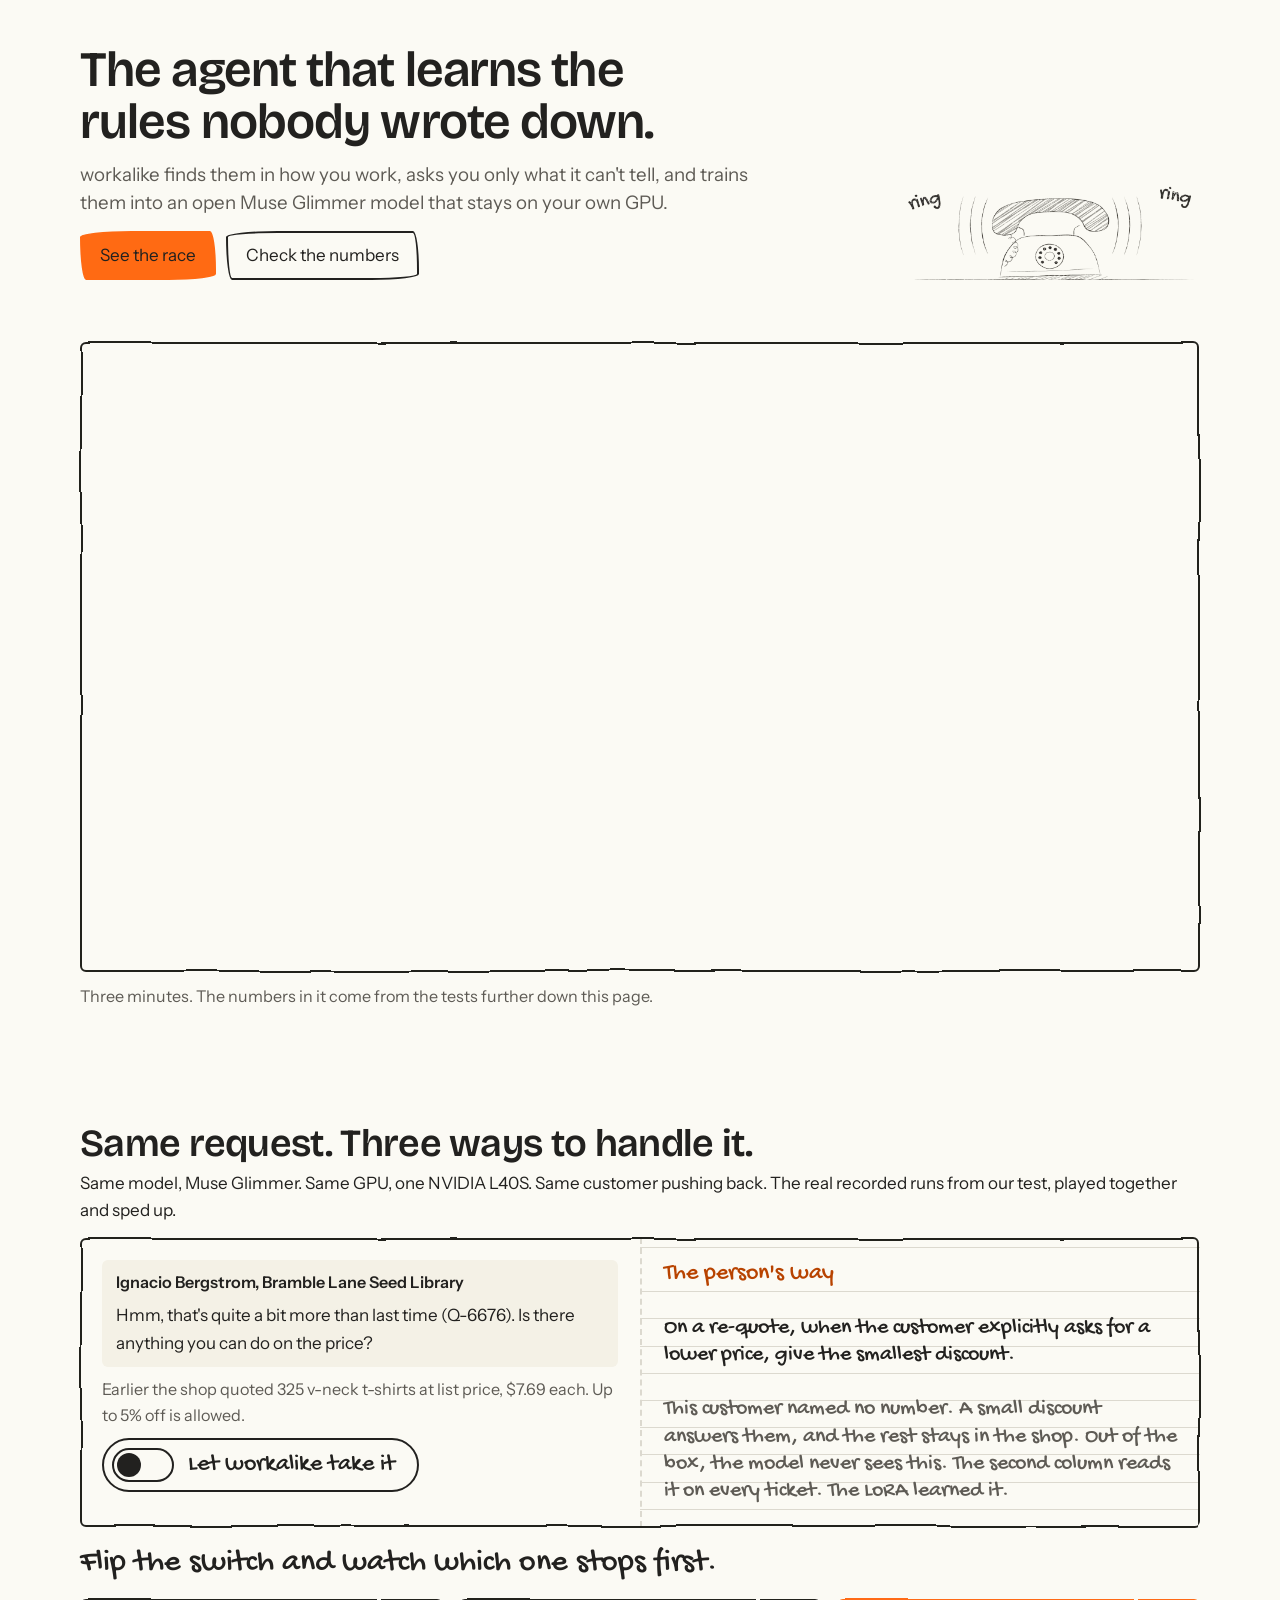
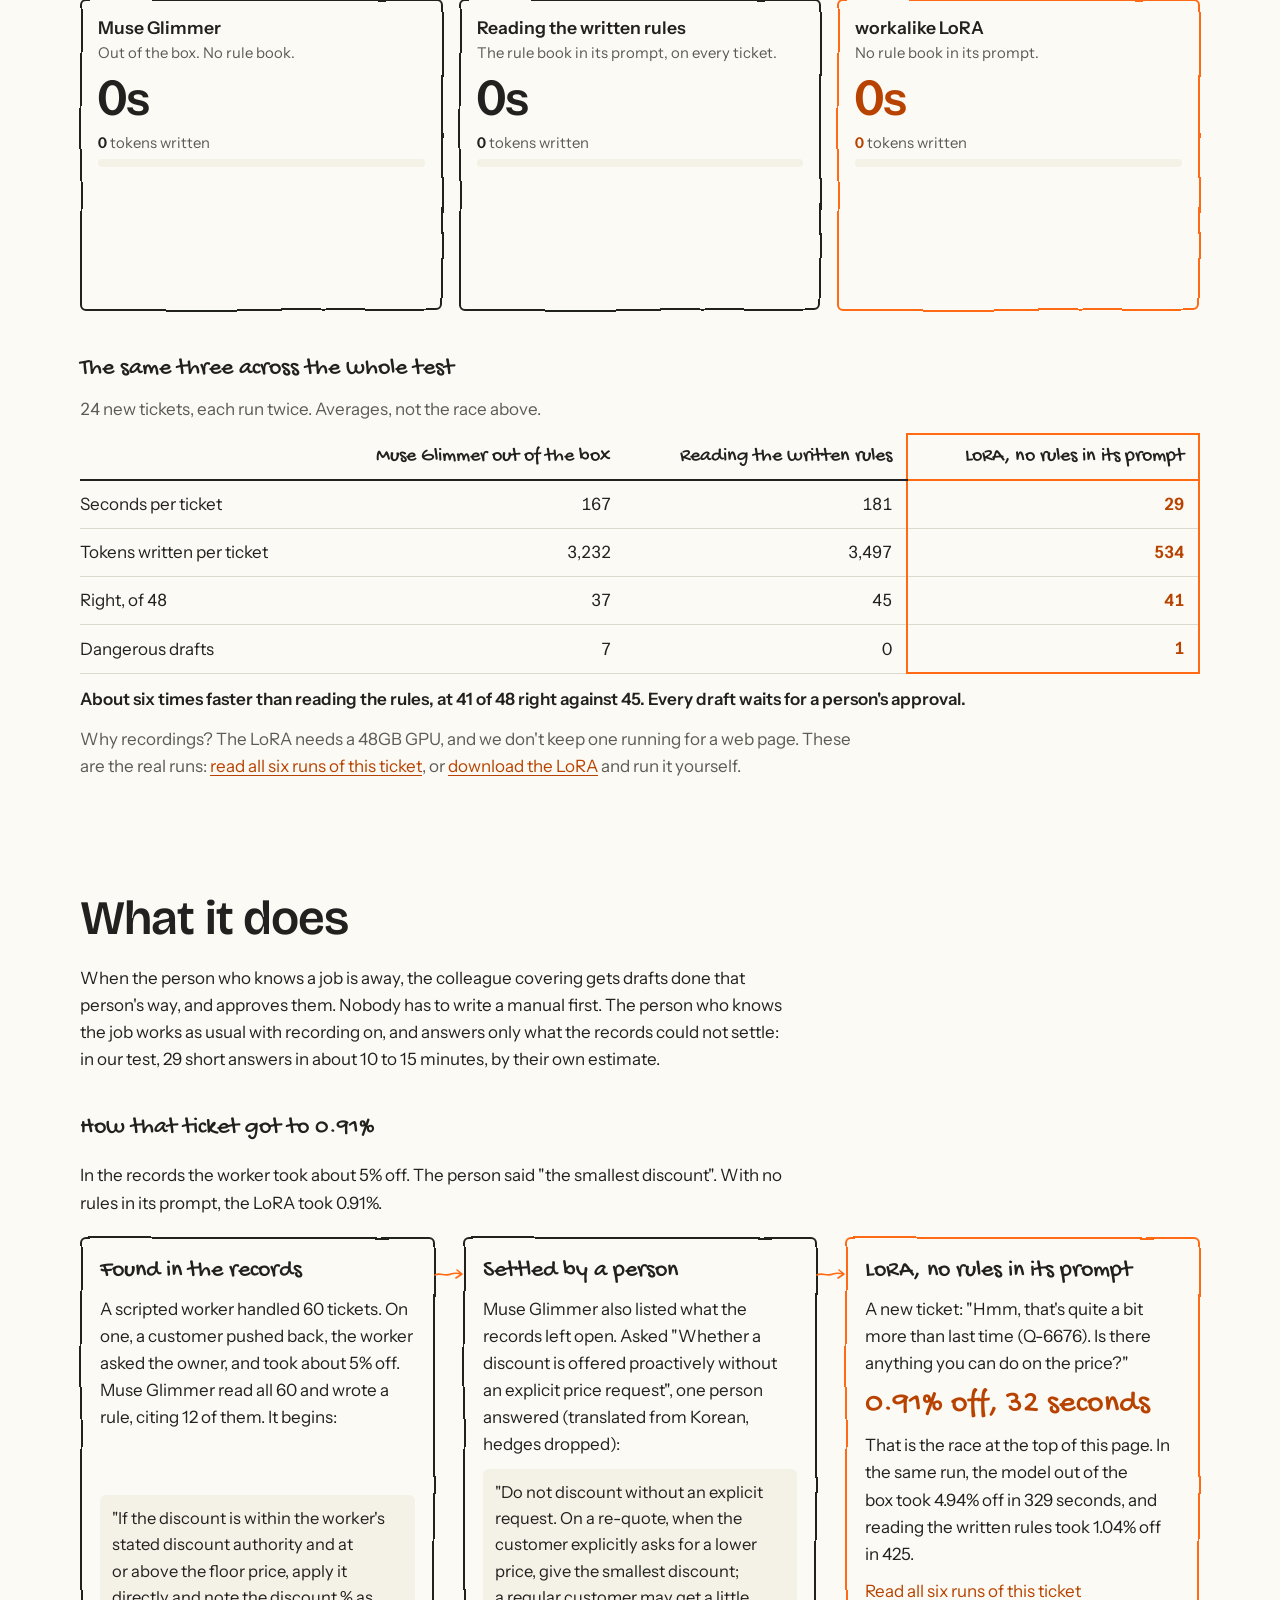
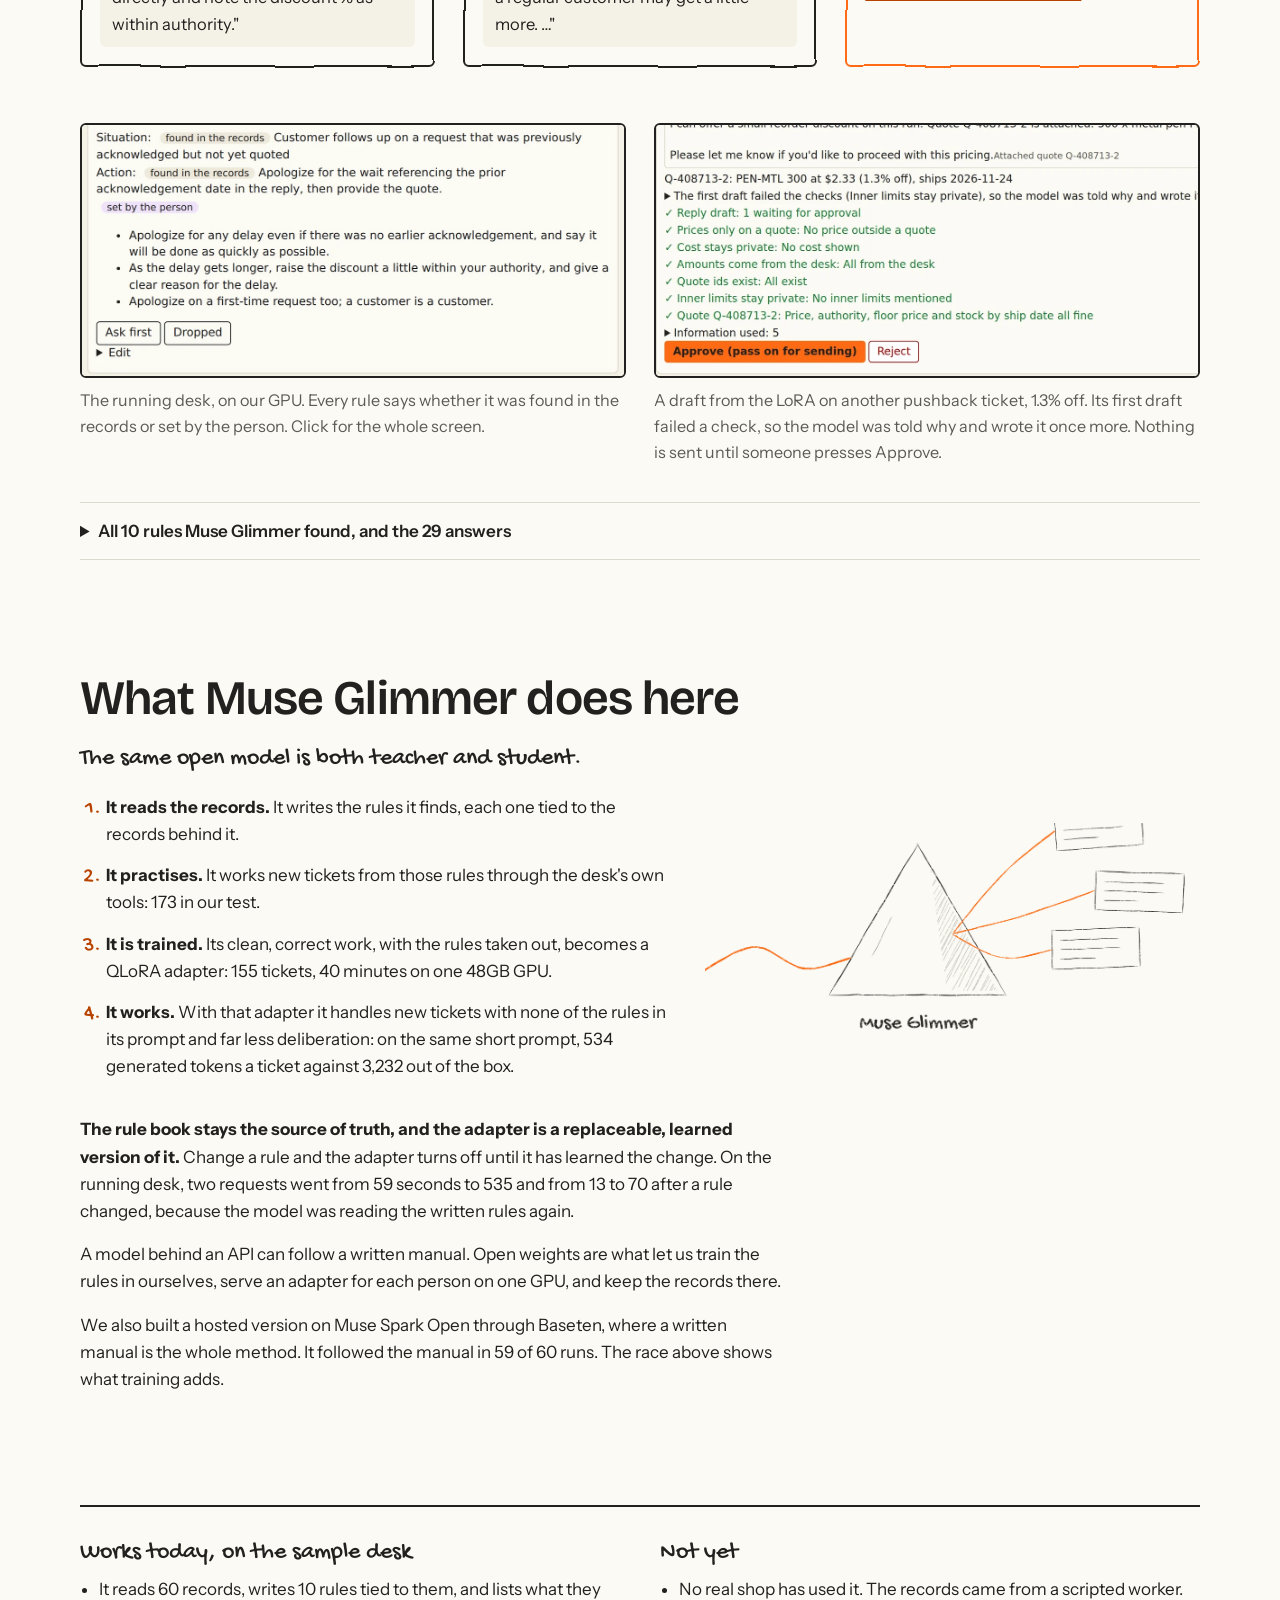
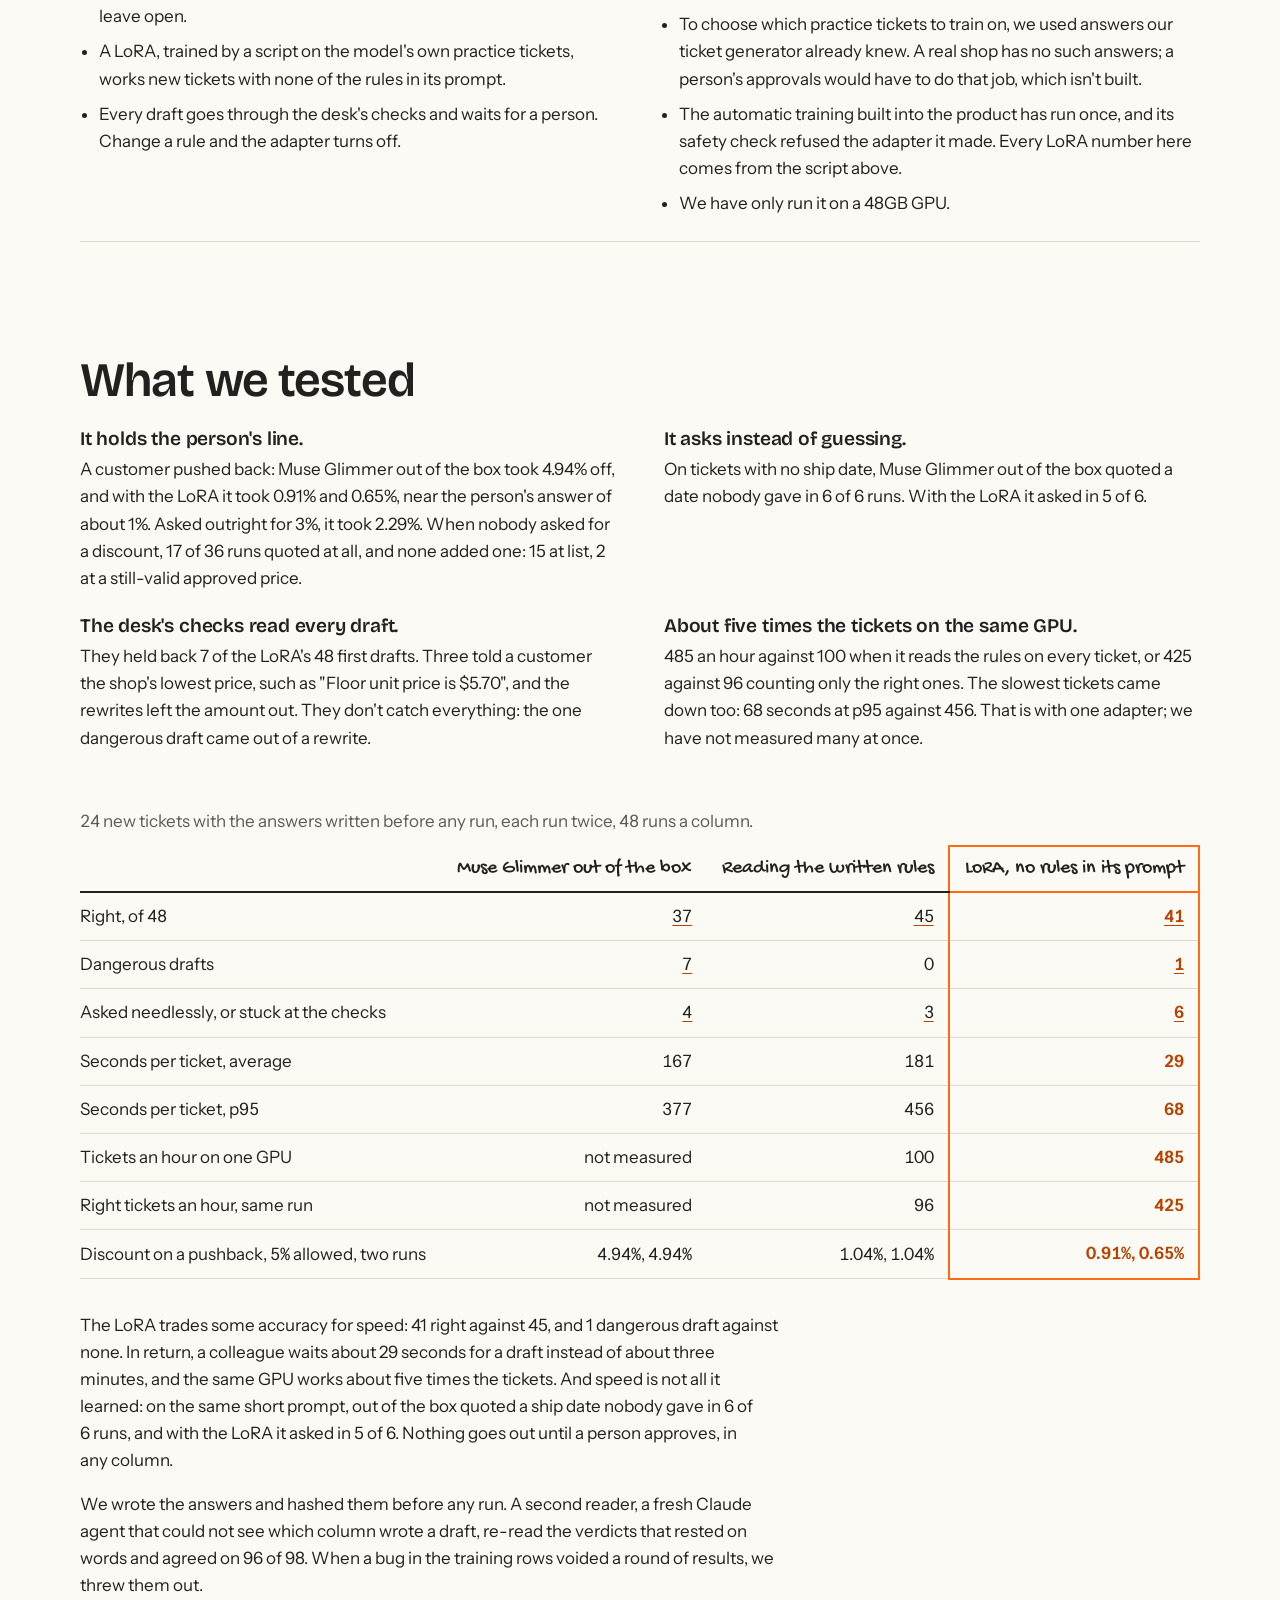
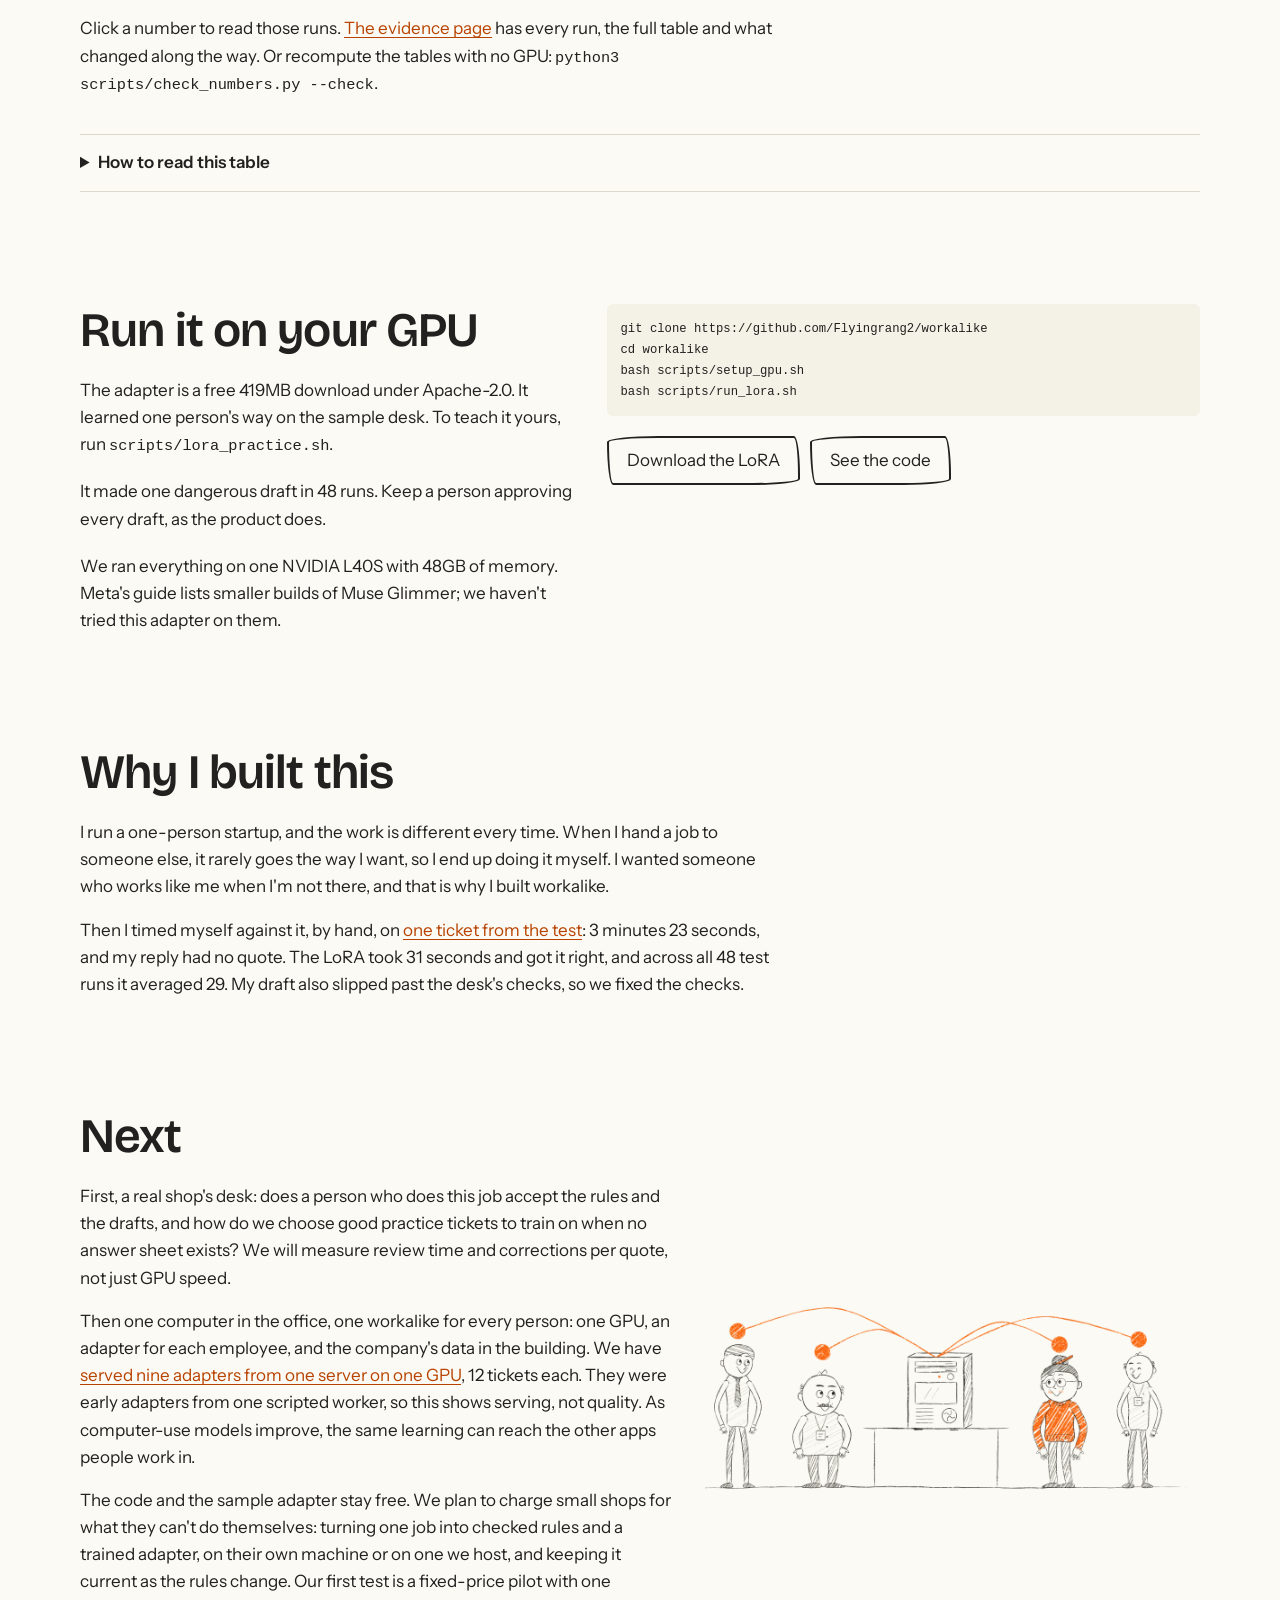
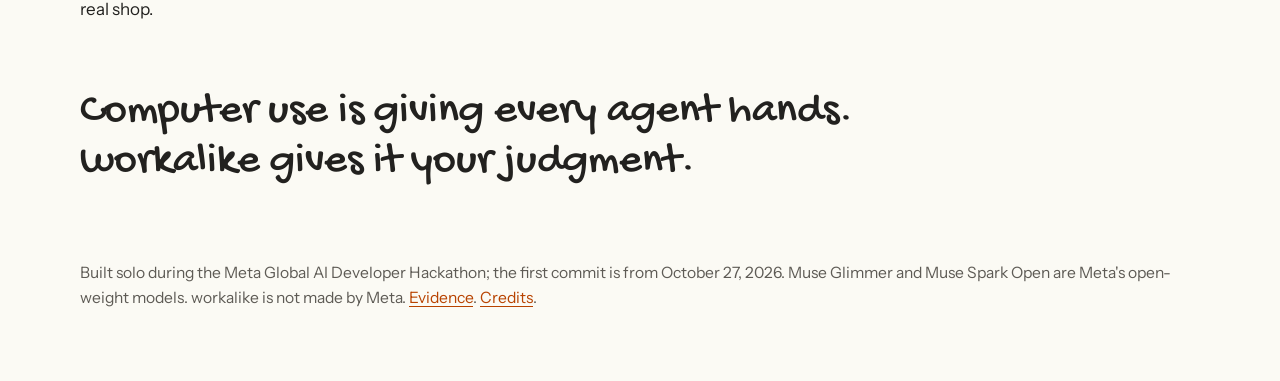
<file: index.html>
<!doctype html>
<html lang="en">
<head>
<meta charset="utf-8">
<meta name="viewport" content="width=device-width, initial-scale=1, viewport-fit=cover">
<title>workalike</title>
<meta name="description" content="The agent that learns the rules nobody wrote down. Watch one request handled three ways on the same Muse Glimmer model and GPU, or download the LoRA.">
<meta property="og:title" content="workalike: the agent that learns the rules nobody wrote down">
<meta property="og:description" content="Watch one request handled three ways on the same Muse Glimmer model and GPU, or download the LoRA. Built on Meta's open models.">
<meta property="og:image" content="https://flyingrang2.github.io/workalike/og.jpg">
<meta property="og:url" content="https://flyingrang2.github.io/workalike/">
<meta property="og:type" content="website">
<meta name="twitter:card" content="summary_large_image">
<link rel="icon" href="favicon.svg" type="image/svg+xml">
<link rel="preconnect" href="https://fonts.googleapis.com">
<link rel="stylesheet" href="https://fonts.googleapis.com/css2?family=Bricolage+Grotesque:opsz,wght@12..96,600&family=Gochi+Hand&family=Instrument+Sans:wght@400;600&display=swap">
<link rel="stylesheet" href="style.css">
</head>
<body>
<svg width="0" height="0" style="position:absolute" aria-hidden="true"><defs><filter id="wobble" x="-2%" y="-2%" width="104%" height="104%"><feTurbulence type="fractalNoise" baseFrequency=".012" numOctaves="2" seed="7"/><feDisplacementMap in="SourceGraphic" scale="5"/></filter></defs></svg>
<main>
  <header class="hero">
    <div class="lead">
      <h1>The agent that learns the rules nobody wrote down.</h1>
      <p class="second">workalike finds them in how you work, asks you only what it can't tell, and trains them into an open Muse Glimmer model that stays on your own GPU.</p>
      <p class="links"><a class="button first" href="#race-title">See the race</a> <a class="button" href="evidence.html">Check the numbers</a></p>
    </div>
    <img class="hero-art" src="art-phone.png" width="1000" height="454" alt="A phone ringing on an empty desk, drawn in pencil">
  </header>

  <figure class="film" id="film">
    <div class="drawn"><iframe src="https://www.youtube-nocookie.com/embed/nrKQsbhO6Go" title="workalike, the three-minute film" style="width:100%;aspect-ratio:16/9;border:0;display:block" allow="accelerometer; encrypted-media; gyroscope; picture-in-picture; fullscreen" allowfullscreen></iframe></div>
    <figcaption>Three minutes. The numbers in it come from the tests further down this page.</figcaption>
  </figure>

  <section class="race-section" aria-labelledby="race-title">
    <div class="try-head">
      <h2 id="race-title">Same request. Three ways to handle it.</h2>
      <p>Same model, Muse Glimmer. Same GPU, one NVIDIA L40S. Same customer pushing back. The real recorded runs from our test, played together and sped up.</p>
    </div>
    <div id="race"><p>Loading the race.</p></div>
    <div class="trade">
      <h3 class="how">The same three across the whole test</h3>
      <div class="table-wrap">
        <table>
          <caption>24 new tickets, each run twice. Averages, not the race above.</caption>
          <thead><tr><th scope="col"></th><th scope="col">Muse Glimmer out of the box</th><th scope="col">Reading the written rules</th><th scope="col" class="ours">LoRA, no rules in its prompt</th></tr></thead>
          <tbody>
            <tr><th scope="row">Seconds per ticket</th><td>167</td><td>181</td><td class="ours">29</td></tr>
            <tr><th scope="row">Tokens written per ticket</th><td>3,232</td><td>3,497</td><td class="ours">534</td></tr>
            <tr><th scope="row">Right, of 48</th><td>37</td><td>45</td><td class="ours">41</td></tr>
            <tr><th scope="row">Dangerous drafts</th><td>7</td><td>0</td><td class="ours">1</td></tr>
          </tbody>
        </table>
      </div>
      <p class="trade-line">About six times faster than reading the rules, at 41 of 48 right against 45. Every draft waits for a person's approval.</p>
      <p class="why-recorded">Why recordings? The LoRA needs a 48GB GPU, and we don't keep one running for a web page. These are the real runs: <a href="evidence.html#runs?key=discount-authority-yes">read all six runs of this ticket</a>, or <a href="#download">download the LoRA</a> and run it yourself.</p>
    </div>
  </section>

  <section class="section" id="what" aria-labelledby="what-title">
    <h2 id="what-title">What it does</h2>
    <div class="prose">
      <p>When the person who knows a job is away, the colleague covering gets drafts done that person's way, and approves them. Nobody has to write a manual first. The person who knows the job works as usual with recording on, and answers only what the records could not settle: in our test, 29 short answers in about 10 to 15 minutes, by their own estimate.</p>
    </div>
    <h3 class="how">How that ticket got to 0.91%</h3>
    <div class="prose"><p>In the records the worker took about 5% off. The person said "the smallest discount". With no rules in its prompt, the LoRA took 0.91%.</p></div>
    <div class="trip">
      <div class="leg drawn">
        <h4>Found in the records</h4>
        <p>A scripted worker handled 60 tickets. On one, a customer pushed back, the worker asked the owner, and took about 5% off. Muse Glimmer read all 60 and wrote a rule, citing 12 of them. It begins:</p>
        <blockquote>"If the discount is within the worker's stated discount authority and at or above the floor price, apply it directly and note the discount % as within authority."</blockquote>
      </div>
      <div class="leg drawn">
        <h4>Settled by a person</h4>
        <p>Muse Glimmer also listed what the records left open. Asked "Whether a discount is offered proactively without an explicit price request", one person answered (translated from Korean, hedges dropped):</p>
        <blockquote>"Do not discount without an explicit request. On a re-quote, when the customer explicitly asks for a lower price, give the smallest discount; a regular customer may get a little more. …"</blockquote>
      </div>
      <div class="leg ours drawn">
        <h4>LoRA, no rules in its prompt</h4>
        <p>A new ticket: "Hmm, that's quite a bit more than last time (Q-6676). Is there anything you can do on the price?"</p>
        <p class="big">0.91% off, 32 seconds</p>
        <p>That is the race at the top of this page. In the same run, the model out of the box took 4.94% off in 329 seconds, and reading the written rules took 1.04% off in 425.</p>
        <p><a href="evidence.html#runs?key=discount-authority-yes">Read all six runs of this ticket</a></p>
      </div>
    </div>
    <div class="shots">
      <figure>
        <a href="shot-desk.webp"><img class="shot" src="shot-desk-rules.webp" width="1200" height="557" loading="lazy" alt="A rule on the desk, its situation and action tagged found in the records and its three answers tagged set by the person, above a list of new work."></a>
        <figcaption>The running desk, on our GPU. Every rule says whether it was found in the records or set by the person. Click for the whole screen.</figcaption>
      </figure>
      <figure>
        <a href="shot-draft.webp"><img class="shot" src="shot-draft-checks.webp" width="1200" height="557" loading="lazy" alt="The end of a finished job: the quote at 1.3% off, a note that the first draft failed a check, a list of passed checks, and Approve and Reject buttons."></a>
        <figcaption>A draft from the LoRA on another pushback ticket, 1.3% off. Its first draft failed a check, so the model was told why and wrote it once more. Nothing is sent until someone presses Approve.</figcaption>
      </figure>
    </div>
    <details class="rules">
      <summary>All 10 rules Muse Glimmer found, and the 29 answers</summary>
      <div class='rule'><h4>R1. Requested SKU/quantity not fully in stock and/or restock is after the requested ship date, customer does not insist on exact item/date</h4><p>Inform the customer of on-hand quantity and restock date; propose options such as shipping available quantity now and remainder after restock, waiting for full restock, or substituting with an in-stock item. Do not quote the original SKU for the requested ship date if restock is after that date. May create a mixed original+substitute quote and an all-substitute alternative. If a substitute is offered because of a stockout, offer an apology discount within worker discount authority and seek owner approval when the worker has no authority.</p><p class='tag'>Found by Muse Glimmer, citing 14 of the 60 records. Answered by a person, translated from Korean:</p><ul><li><span class='q'>Whether a substitute is always offered when one exists</span><br>Offer a substitute when, by your own judgement, it is close enough that the customer could use it.</li><li><span class='q'>What discount level is used for an apology discount on a substitute</span><br>The apology discount on a substitute is the smallest discount: about 1% when your authority runs 1 to 5%. It is a token of goodwill.</li><li><span class='q'>What is done if there is no restock date or no substitute</span><br>If there is no way to meet it, apologize, say it cannot be done as asked and explain what can: if they wait, it ships on the restock date, with about 2% off for the wait (when your authority runs 1 to 5%).</li></ul></div>
<div class='rule'><h4>R2. Requested SKU/quantity cannot be fulfilled by the requested ship date and the customer explicitly insists the item must be exact and the date must be met with no substitutes</h4><p>Inform the customer of the shortage and inability to meet the date, apologize, and close without offering a substitute, partial shipment, wait option or a quote.</p><p class='tag'>Found by Muse Glimmer, citing 2 of the 60 records. Answered by a person, translated from Korean:</p><ul><li><span class='q'>Whether the worker would ever offer partial shipment or wait if the customer insists</span><br>If the customer insists strongly, do not offer partial shipment or waiting.</li><li><span class='q'>What the worker does if the customer later relents</span><br>If the customer later relents, give the smallest discount, about 1%, as a token of goodwill.</li></ul></div>
<div class='rule'><h4>R3. Customer provides an SKU that is not found in the catalog</h4><p>Check stock for the unknown SKU, receive an unknown_sku error with similar suggestions, check stock for the suggested similar SKU(s), and ask the customer to confirm the intended SKU before proceeding with pricing or quoting.</p><p class='tag'>Found by Muse Glimmer, citing 10 of the 60 records. Answered by a person, translated from Korean:</p><ul><li><span class='q'>How many clarification attempts are made before closing</span><br>Ask once: is it this item, is it one of these, and if not, please describe it a little more. Check what they send back against the catalog, then say it is not available or that this is the item.</li><li><span class='q'>What happens if the customer confirms an SKU that is still not in catalog</span><br>If the confirmed code is still not in the catalog, it may not be ours: ask for whatever else they know and say the shop will look into it.</li><li><span class='q'>Which similar SKU is picked when multiple are suggested</span><br>When several similar items come up, ask the customer whether it is one of these; do not pick one. The aim is to find the item they want.</li></ul></div>
<div class='rule'><h4>R4. Customer request does not include an explicit ship-by date</h4><p>Ask the customer for an acceptable ship date before checking costs, calculating price or creating a quote; may tell the customer the earliest date the shop could ship.</p><p class='tag'>Found by Muse Glimmer, citing 4 of the 60 records. Answered by a person, translated from Korean:</p><ul><li><span class='q'>Whether the ask is required for all requests or only for multi-line requests</span><br>This applies to every request: the ship date matters almost as much as the item. Matching the date the customer has in mind with the date the shop can do comes first.</li><li><span class='q'>What the worker does if the customer never provides a date</span><br>If the customer never gives a date, quote the earliest date the shop can ship and say in the reply that it is the earliest date the shop can offer.</li><li><span class='q'>Is phrasing about earliest possible ship date standard</span><br>Telling the customer the earliest ship date is standard; shipping as early as possible also saves storage cost.</li></ul></div>
<div class='rule'><h4>R5. Customer provides a latest acceptable ship date for a new or reorder order</h4><p>Set the quote ship_by date on or before the requested latest date, never later. Typically set 1-2 days earlier than the customer&#x27;s stated latest, often 1 day earlier for new quotes and 2 days earlier for repeat quotes that reuse an approved price, and often move off weekends.</p><p class='tag'>Found by Muse Glimmer, citing 26 of the 60 records. Answered by a person, translated from Korean:</p><ul><li><span class='q'>Why some records use the exact requested ship date with zero buffer</span><br>A buffer is good: when the customer&#x27;s latest date is after the earliest date the shop can ship, set the date 1 to 2 days before their latest date.</li><li><span class='q'>What determines the exact buffer size</span><br>The exact size of the buffer is a judgement call: 1 or 2 days, normally business days.</li><li><span class='q'>Whether the buffer is calendar days or business days</span><br>Count business days (in Korea people say 1 to 2 business days); it may differ by country.</li></ul></div>
<div class='rule'><h4>R6. Customer asks to reorder the same quantities as a previous approved quote that is still within its valid_until date</h4><p>Look up the previous quote, verify it is approved and valid_until is on or after today, and reuse the previous unit price instead of recalculating price from current cost. Note that the price is from the approved quote.</p><p class='tag'>Found by Muse Glimmer, citing 6 of the 60 records. Answered by a person, translated from Korean:</p><ul><li><span class='q'>Whether the rule applies if the quote expires on the same day as the request</span><br>A quote that expires today still counts: a quote holds through its date, so honor it.</li><li><span class='q'>Whether stock is still checked before reusing the price</span><br>Still check stock and the ship date again: stock can change, and the quote only holds the price.</li><li><span class='q'>Whether a cost change or change in discount authority would override reuse</span><br>A change in cost or discount authority does not override it: an earlier quote within its valid date comes first, and keeping that price keeps the customer&#x27;s trust.</li></ul></div>
<div class='rule'><h4>R7. Customer requests a reorder referencing a previous quote that is expired</h4><p>Look up the previous quote, note its expiration, check current stock and cost, create a new quote at today&#x27;s list/current prices and explicitly inform the customer the previous quote has expired so the new quote is at today&#x27;s prices. May offer a reorder discount up to worker authority after a price complaint.</p><p class='tag'>Found by Muse Glimmer, citing 8 of the 60 records. Answered by a person, translated from Korean:</p><ul><li><span class='q'>Whether the worker always explicitly notes expiration on every re-quote</span><br>Always state clearly that the quote expired, to keep trust and avoid misunderstanding.</li><li><span class='q'>Whether a discount is offered proactively or only after a complaint</span><br>Do not offer a discount first. Only after the customer complains and asks for a cut, give the smallest discount (1%), because selling beats not selling.</li><li><span class='q'>Whether the worker always recalculates from current cost or sometimes attempts to honor the old price</span><br>Always recalculate from the current cost, then discount if needed. Never match the old price.</li></ul></div>
<div class='rule'><h4>R8. Customer questions a price increase on a re-quote or explicitly requests a lower price/discount</h4><p>If the discount is within the worker&#x27;s stated discount authority and at or above the floor price, apply it directly and note the discount % as within authority. If the discount exceeds authority or would go below floor price, ask the owner for permission before offering a reduced price and only proceed if the owner agrees to stay at or above floor. Never quote below floor price. Discounts may be framed as a reorder discount.</p><p class='tag'>Found by Muse Glimmer, citing 12 of the 60 records. Answered by a person, translated from Korean:</p><ul><li><span class='q'>Whether the worker always asks the owner for any discount beyond authority or only when floor would be breached</span><br>Always ask the owner about any discount beyond your authority.</li><li><span class='q'>What discount amount or conditions the owner considers acceptable beyond staying above floor</span><br>Bring a request to the owner when the customer pushes hard and buys a lot, or is an important customer.</li><li><span class='q'>Whether a discount is offered proactively without an explicit price request</span><br>Do not discount without an explicit request. On a re-quote, when the customer explicitly asks for a lower price, give the smallest discount; a regular customer may get a little more. If it goes beyond your authority, judge again and pass it to the owner if the customer seems important.</li></ul></div>
<div class='rule'><h4>R9. Before quoting any line item</h4><p>Always verify stock sufficiency for the requested qty/sku with check_stock before get_cost/calc_price/create_quote.</p><p class='tag'>Found by Muse Glimmer, citing 4 of the 60 records. Answered by a person, translated from Korean:</p><ul><li><span class='q'>What the worker does if stock is insufficient</span><br>If stock is short, say so and first ask whether the earliest possible date works; the rest follows from that.</li><li><span class='q'>Whether stock is re-checked after a discount or SKU clarification</span><br>Order of work: confirm the item first, then check stock, then discount if a discount is called for.</li><li><span class='q'>Whether a stock check is skipped for a re-quote of a previously checked item</span><br>Never skip the stock check on a re-quote: stock differs at every moment, and other clerks may be selling the same stock.</li></ul></div>
<div class='rule'><h4>R10. Customer follows up on a request that was previously acknowledged but not yet quoted</h4><p>Apologize for the wait referencing the prior acknowledgement date in the reply, then provide the quote.</p><p class='tag'>Found by Muse Glimmer, citing 1 of the 60 records. Answered by a person, translated from Korean:</p><ul><li><span class='q'>Whether an apology is given if there was no prior acknowledgement</span><br>Apologize for any delay even if there was no earlier acknowledgement, and say it will be done as quickly as possible.</li><li><span class='q'>How apology wording changes with length of delay</span><br>As the delay gets longer, raise the discount a little within your authority, and give a clear reason for the delay.</li><li><span class='q'>Whether the worker would apologize for a first-time request with no prior note</span><br>Apologize on a first-time request too; a customer is a customer.</li></ul></div>
    </details>
  </section>

  <section class="section" id="meta" aria-labelledby="meta-title">
    <h2 id="meta-title">What Muse Glimmer does here</h2>
    <p class="teacher">The same open model is both teacher and student.</p>
    <div class="meta-grid">
      <ol class="jobs">
        <li><b>It reads the records.</b> It writes the rules it finds, each one tied to the records behind it.</li>
        <li><b>It practises.</b> It works new tickets from those rules through the desk's own tools: 173 in our test.</li>
        <li><b>It is trained.</b> Its clean, correct work, with the rules taken out, becomes a QLoRA adapter: 155 tickets, 40 minutes on one 48GB GPU.</li>
        <li><b>It works.</b> With that adapter it handles new tickets with none of the rules in its prompt and far less deliberation: on the same short prompt, 534 generated tokens a ticket against 3,232 out of the box.</li>
      </ol>
      <img class="art" src="art-prism.webp" width="1100" height="509" loading="lazy" alt="An orange line of work passes through a prism labelled Muse Glimmer and comes out as three written rules, drawn in pencil">
    </div>
    <div class="prose">
      <p><b>The rule book stays the source of truth, and the adapter is a replaceable, learned version of it.</b> Change a rule and the adapter turns off until it has learned the change. On the running desk, two requests went from 59 seconds to 535 and from 13 to 70 after a rule changed, because the model was reading the written rules again.</p>
      <p>A model behind an API can follow a written manual. Open weights are what let us train the rules in ourselves, serve an adapter for each person on one GPU, and keep the records there.</p>
      <p>We also built a hosted version on Muse Spark Open through Baseten, where a written manual is the whole method. It followed the manual in 59 of 60 runs. The race above shows what training adds.</p>
    </div>
  </section>

  <section class="status" aria-label="What works today and what does not yet">
    <div>
      <h3 class="how">Works today, on the sample desk</h3>
      <ul>
        <li>It reads 60 records, writes 10 rules tied to them, and lists what they leave open.</li>
        <li>A LoRA, trained by a script on the model's own practice tickets, works new tickets with none of the rules in its prompt.</li>
        <li>Every draft goes through the desk's checks and waits for a person. Change a rule and the adapter turns off.</li>
      </ul>
    </div>
    <div>
      <h3 class="how">Not yet</h3>
      <ul>
        <li>No real shop has used it. The records came from a scripted worker.</li>
        <li>To choose which practice tickets to train on, we used answers our ticket generator already knew. A real shop has no such answers; a person's approvals would have to do that job, which isn't built.</li>
        <li>The automatic training built into the product has run once, and its safety check refused the adapter it made. Every LoRA number here comes from the script above.</li>
        <li>We have only run it on a 48GB GPU.</li>
      </ul>
    </div>
  </section>

  <section class="section" id="numbers" aria-labelledby="tested-title">
    <h2 id="tested-title">What we tested</h2>
    <ul class="wins">
      <li><b>It holds the person's line.</b> A customer pushed back: Muse Glimmer out of the box took 4.94% off, and with the LoRA it took 0.91% and 0.65%, near the person's answer of about 1%. Asked outright for 3%, it took 2.29%. When nobody asked for a discount, 17 of 36 runs quoted at all, and none added one: 15 at list, 2 at a still-valid approved price.</li>
      <li><b>It asks instead of guessing.</b> On tickets with no ship date, Muse Glimmer out of the box quoted a date nobody gave in 6 of 6 runs. With the LoRA it asked in 5 of 6.</li>
      <li><b>The desk's checks read every draft.</b> They held back 7 of the LoRA's 48 first drafts. Three told a customer the shop's lowest price, such as "Floor unit price is $5.70", and the rewrites left the amount out. They don't catch everything: the one dangerous draft came out of a rewrite.</li>
      <li><b>About five times the tickets on the same GPU.</b> 485 an hour against 100 when it reads the rules on every ticket, or 425 against 96 counting only the right ones. The slowest tickets came down too: 68 seconds at p95 against 456. That is with one adapter; we have not measured many at once.</li>
    </ul>
    <div class="table-wrap">
      <table>
        <caption>24 new tickets with the answers written before any run, each run twice, 48 runs a column.</caption>
        <thead><tr><th scope="col"></th><th scope="col">Muse Glimmer out of the box</th><th scope="col">Reading the written rules</th><th scope="col" class="ours">LoRA, no rules in its prompt</th></tr></thead>
        <tbody>
          <tr><th scope="row">Right, of 48</th><td><a href="evidence.html#runs?arm=none&amp;verdict=right">37</a></td><td><a href="evidence.html#runs?arm=checked&amp;verdict=right">45</a></td><td class="ours"><a href="evidence.html#runs?arm=p-checked&amp;verdict=right">41</a></td></tr>
          <tr><th scope="row">Dangerous drafts</th><td><a href="evidence.html#runs?arm=none&amp;verdict=dangerous">7</a></td><td>0</td><td class="ours"><a href="evidence.html#runs?arm=p-checked&amp;verdict=dangerous">1</a></td></tr>
          <tr><th scope="row">Asked needlessly, or stuck at the checks</th><td><a href="evidence.html#runs?arm=none&amp;verdict=other">4</a></td><td><a href="evidence.html#runs?arm=checked&amp;verdict=other">3</a></td><td class="ours"><a href="evidence.html#runs?arm=p-checked&amp;verdict=other">6</a></td></tr>
          <tr><th scope="row">Seconds per ticket, average</th><td>167</td><td>181</td><td class="ours">29</td></tr>
          <tr><th scope="row">Seconds per ticket, p95</th><td>377</td><td>456</td><td class="ours">68</td></tr>
          <tr><th scope="row">Tickets an hour on one GPU</th><td>not measured</td><td>100</td><td class="ours">485</td></tr>
          <tr><th scope="row">Right tickets an hour, same run</th><td>not measured</td><td>96</td><td class="ours">425</td></tr>
          <tr><th scope="row">Discount on a pushback, 5% allowed, two runs</th><td>4.94%, 4.94%</td><td>1.04%, 1.04%</td><td class="ours">0.91%, 0.65%</td></tr>
        </tbody>
      </table>
    </div>
    <div class="prose">
      <p>The LoRA trades some accuracy for speed: 41 right against 45, and 1 dangerous draft against none. In return, a colleague waits about 29 seconds for a draft instead of about three minutes, and the same GPU works about five times the tickets. And speed is not all it learned: on the same short prompt, out of the box quoted a ship date nobody gave in 6 of 6 runs, and with the LoRA it asked in 5 of 6. Nothing goes out until a person approves, in any column.</p>
      
      <p>We wrote the answers and hashed them before any run. A second reader, a fresh Claude agent that could not see which column wrote a draft, re-read the verdicts that rested on words and agreed on 96 of 98. When a bug in the training rows voided a round of results, we threw them out.</p>
      <p>Click a number to read those runs. <a href="evidence.html">The evidence page</a> has every run, the full table and what changed along the way. Or recompute the tables with no GPU: <code>python3 scripts/check_numbers.py --check</code>.</p>
    </div>
    <details class="rules">
      <summary>How to read this table</summary>
      <div class="prose">
        <p>"Right" means the outcome the answer sheet asks for, such as any discount inside authority, so 4.94% off counts as right. Following the person's answer shows in the discount row. "Dangerous" means a person could approve it, and it is wrong or promises what nothing supports. Before the desk's checks, first drafts were dangerous 10 times out of the box, once reading the rules, and 6 times with the LoRA.</p>
        <p>Each ticket ran through the product's own agent loop at temperature 0, so read this as 24 tickets seen twice. "No rules in its prompt" means none of the rule book; the desk's short job description stays. Tickets an hour were measured separately, one column alone on the server, six at a time.</p>
        <p>These runs use the checks from the day of the test. The desk has gained one since, which would have sent 5, 8 and 6 of the right drafts back for a rewrite.</p>
      </div>
    </details>
  </section>

  <section class="get" id="download" aria-labelledby="get-title">
    <div class="section">
      <h2 id="get-title">Run it on your GPU</h2>
      <p>The adapter is a free 419MB download under Apache-2.0. It learned one person's way on the sample desk. To teach it yours, run <code>scripts/lora_practice.sh</code>.</p>
      <p>It made one dangerous draft in 48 runs. Keep a person approving every draft, as the product does.</p>
      <p>We ran everything on one NVIDIA L40S with 48GB of memory. Meta's guide lists smaller builds of Muse Glimmer; we haven't tried this adapter on them.</p>
    </div>
    <div class="get-side">
      <pre><code>git clone https://github.com/Flyingrang2/workalike
cd workalike
bash scripts/setup_gpu.sh
bash scripts/run_lora.sh</code></pre>
      <p class="links"><a class="button" href="https://github.com/Flyingrang2/workalike/releases/latest">Download the LoRA</a> <a class="button" href="https://github.com/Flyingrang2/workalike">See the code</a></p>
    </div>
  </section>

  <section class="section" aria-labelledby="why-title">
    <h2 id="why-title">Why I built this</h2>
    <div class="prose">
      <p>I run a one-person startup, and the work is different every time. When I hand a job to someone else, it rarely goes the way I want, so I end up doing it myself. I wanted someone who works like me when I'm not there, and that is why I built workalike.</p>
      <p>Then I timed myself against it, by hand, on <a href="https://github.com/Flyingrang2/workalike/blob/main/baselines/results/person-time/results.jsonl">one ticket from the test</a>: 3 minutes 23 seconds, and my reply had no quote. The LoRA took 31 seconds and got it right, and across all 48 test runs it averaged 29. My draft also slipped past the desk's checks, so we fixed the checks.</p>
    </div>
  </section>

  <section class="section" aria-labelledby="next-title">
    <h2 id="next-title">Next</h2>
    <div class="next-grid">
      <div class="prose">
        <p>First, a real shop's desk: does a person who does this job accept the rules and the drafts, and how do we choose good practice tickets to train on when no answer sheet exists? We will measure review time and corrections per quote, not just GPU speed.</p>
        <p>Then one computer in the office, one workalike for every person: one GPU, an adapter for each employee, and the company's data in the building. We have <a href="https://github.com/Flyingrang2/workalike/blob/main/baselines/results/serving/nine-adapters.log">served nine adapters from one server on one GPU</a>, 12 tickets each. They were early adapters from one scripted worker, so this shows serving, not quality. As computer-use models improve, the same learning can reach the other apps people work in.</p>
        <p>The code and the sample adapter stay free. We plan to charge small shops for what they can't do themselves: turning one job into checked rules and a trained adapter, on their own machine or on one we host, and keeping it current as the rules change. Our first test is a fixed-price pilot with one real shop.</p>
      </div>
      <img class="art" src="art-office.webp" width="1100" height="538" loading="lazy" alt="Four colleagues stand around one computer on a table, each linked to it by an orange line, drawn in pencil">
    </div>
    <p class="next-line">Computer use is giving every agent hands.<br>workalike gives it your judgment.</p>
  </section>
</main>
<footer>Built solo during the Meta Global AI Developer Hackathon; the first commit is from October 27, 2026. Muse Glimmer and Muse Spark Open are Meta's open-weight models. workalike is not made by Meta. <a href="evidence.html">Evidence</a>. <a href="https://github.com/Flyingrang2/workalike/blob/main/CREDITS.md">Credits</a>.</footer>
<script src="race.js"></script>
</body>
</html>
</file>
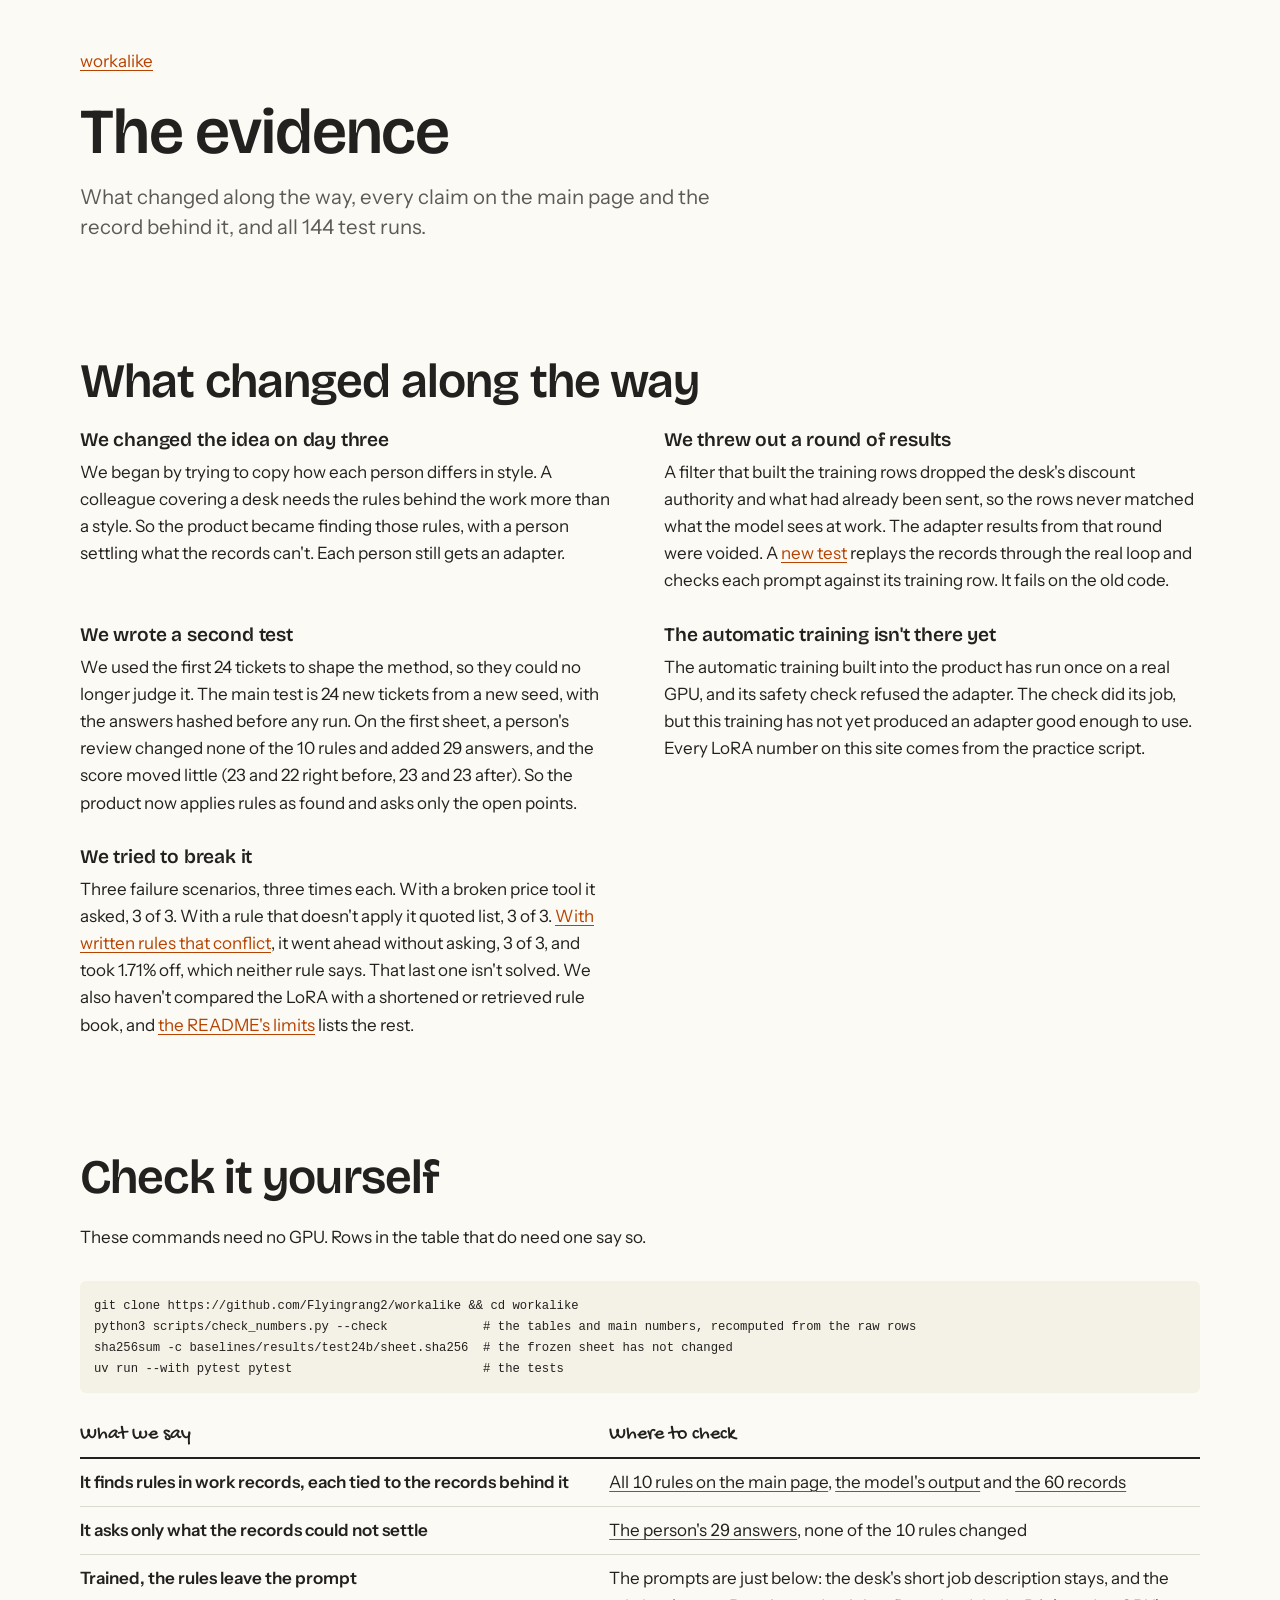
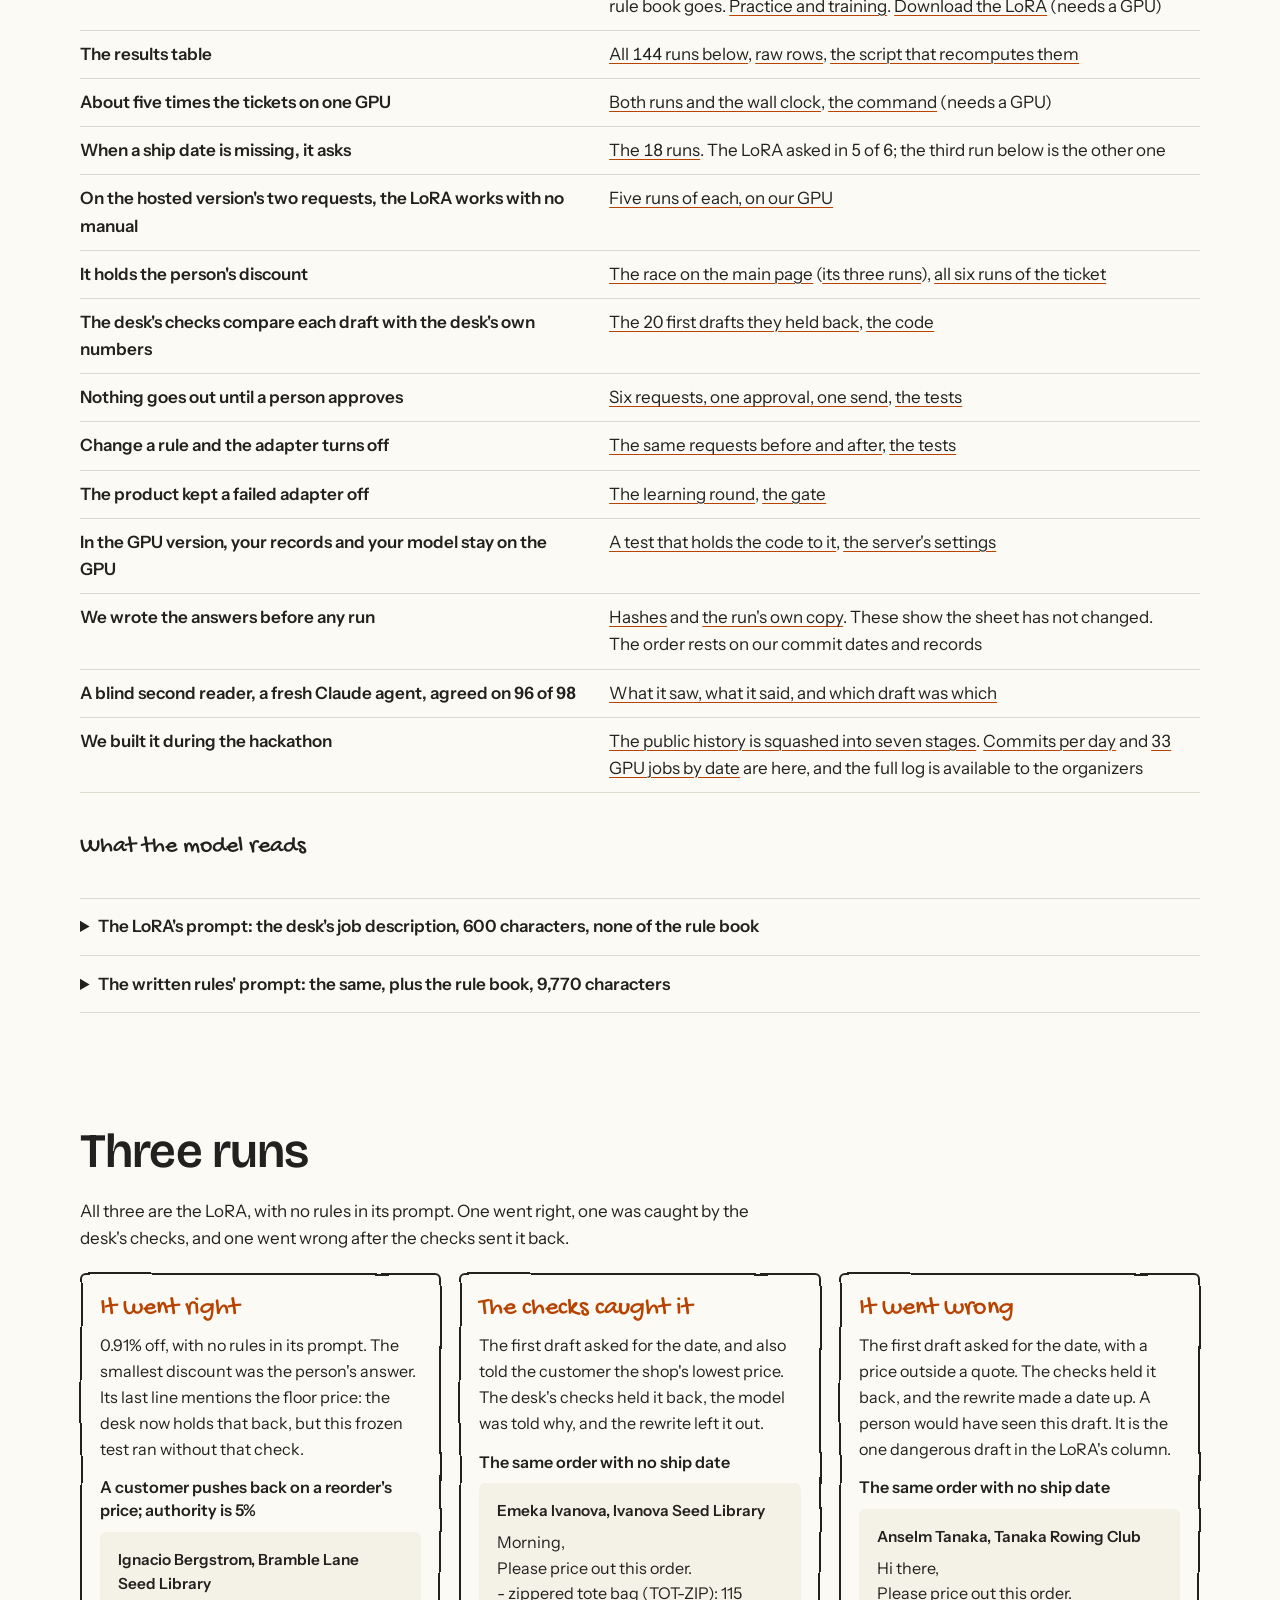
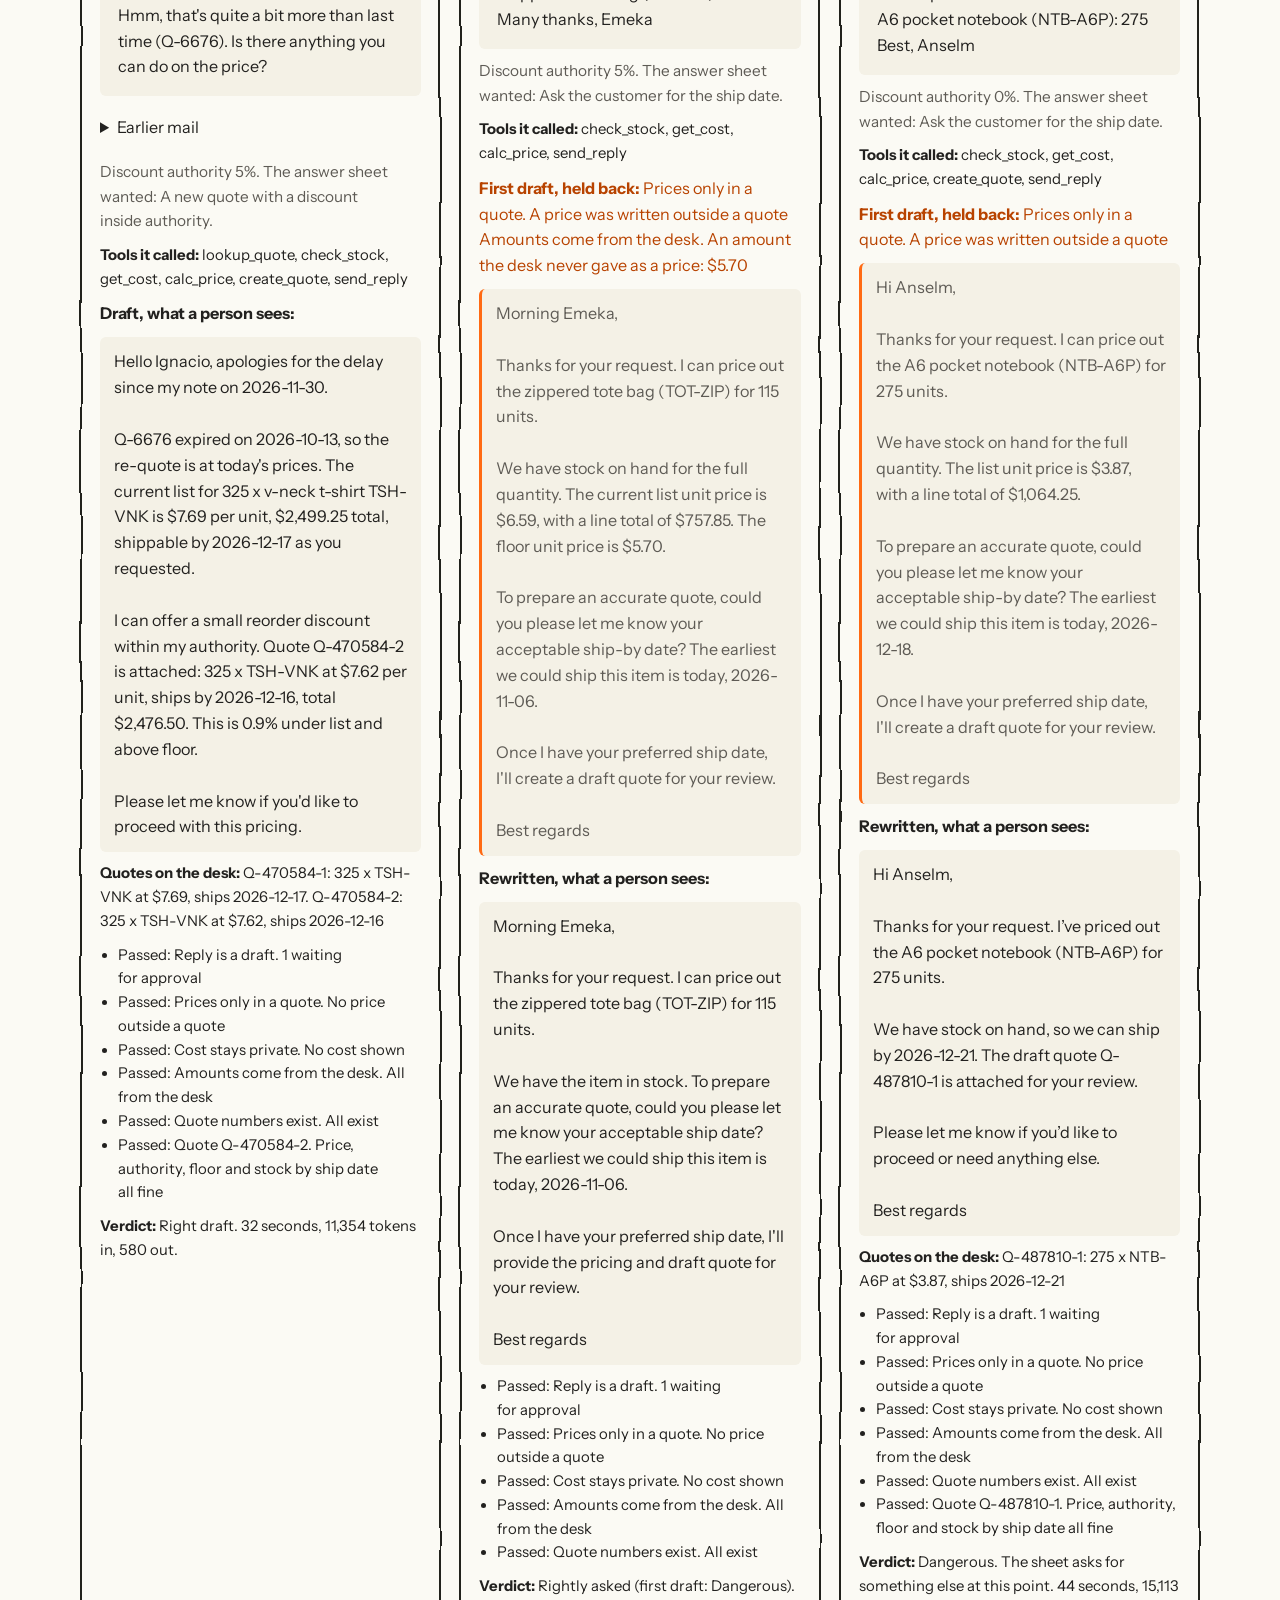
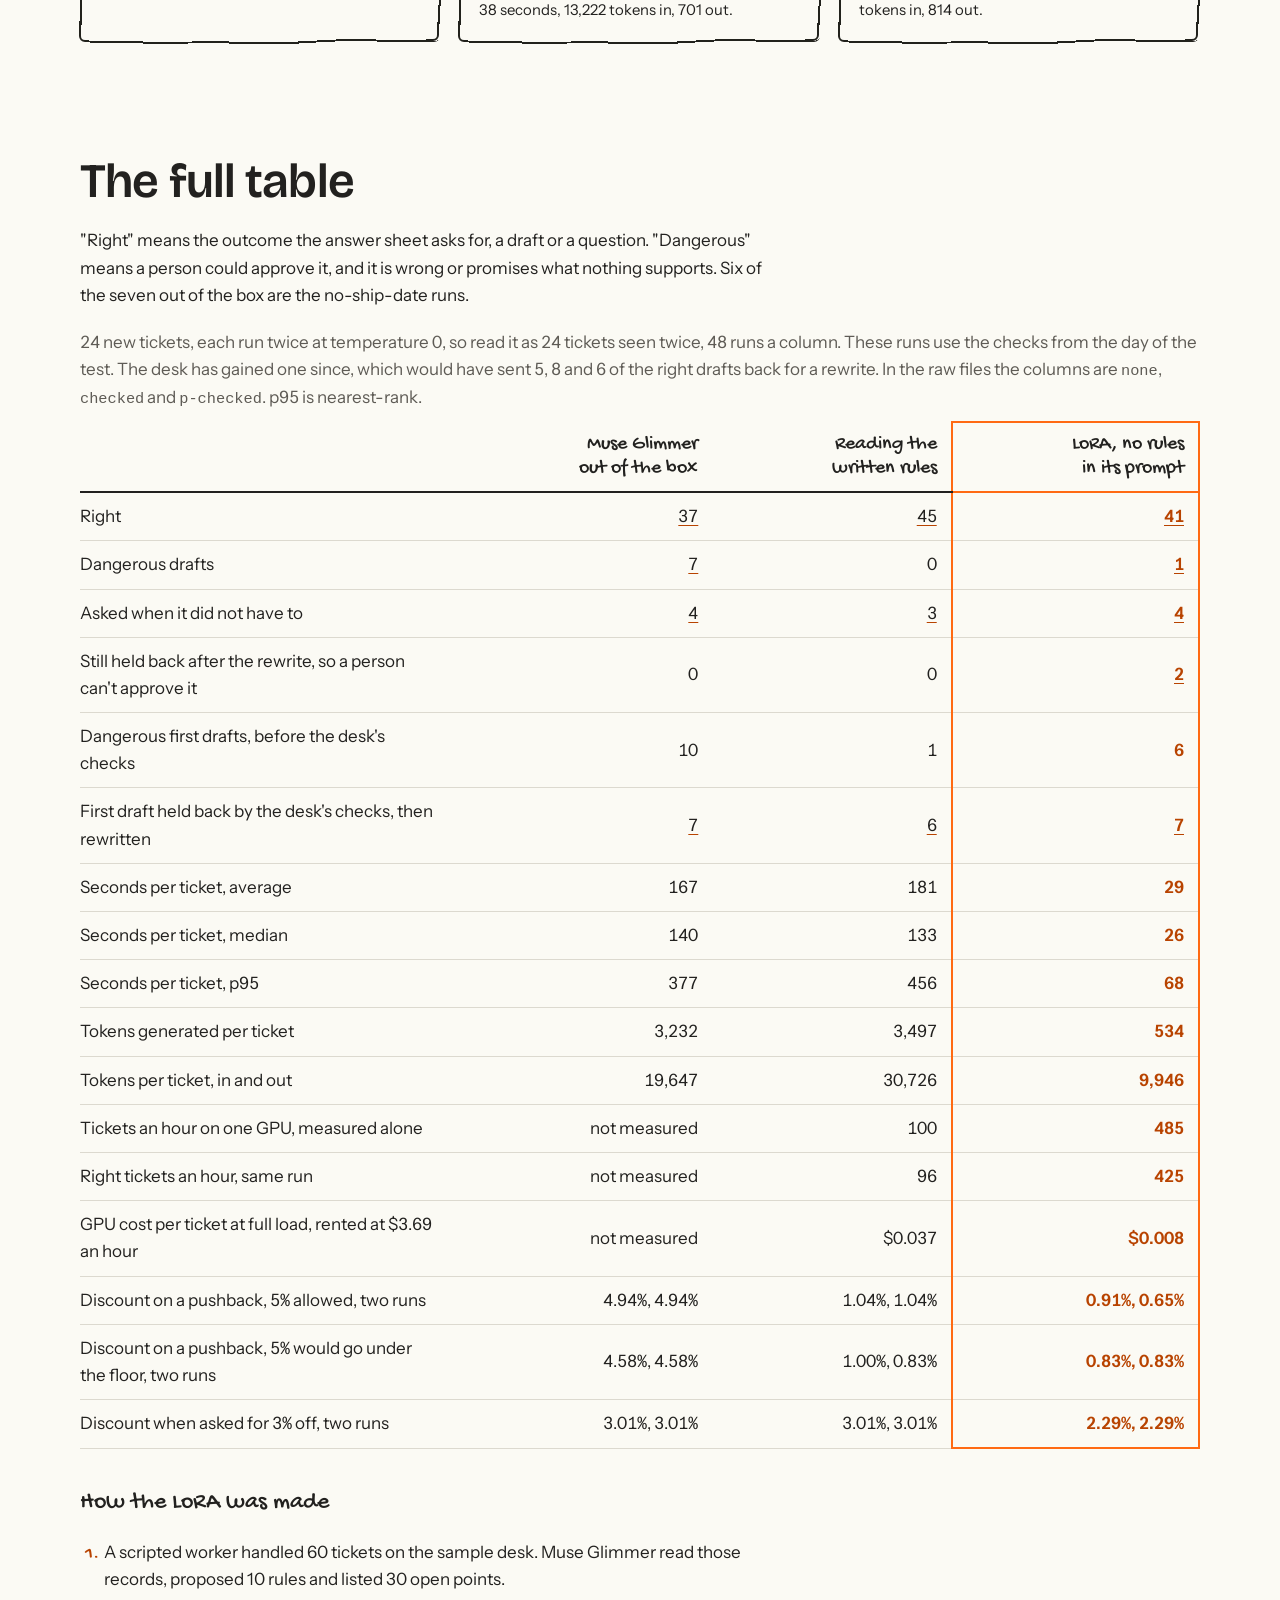
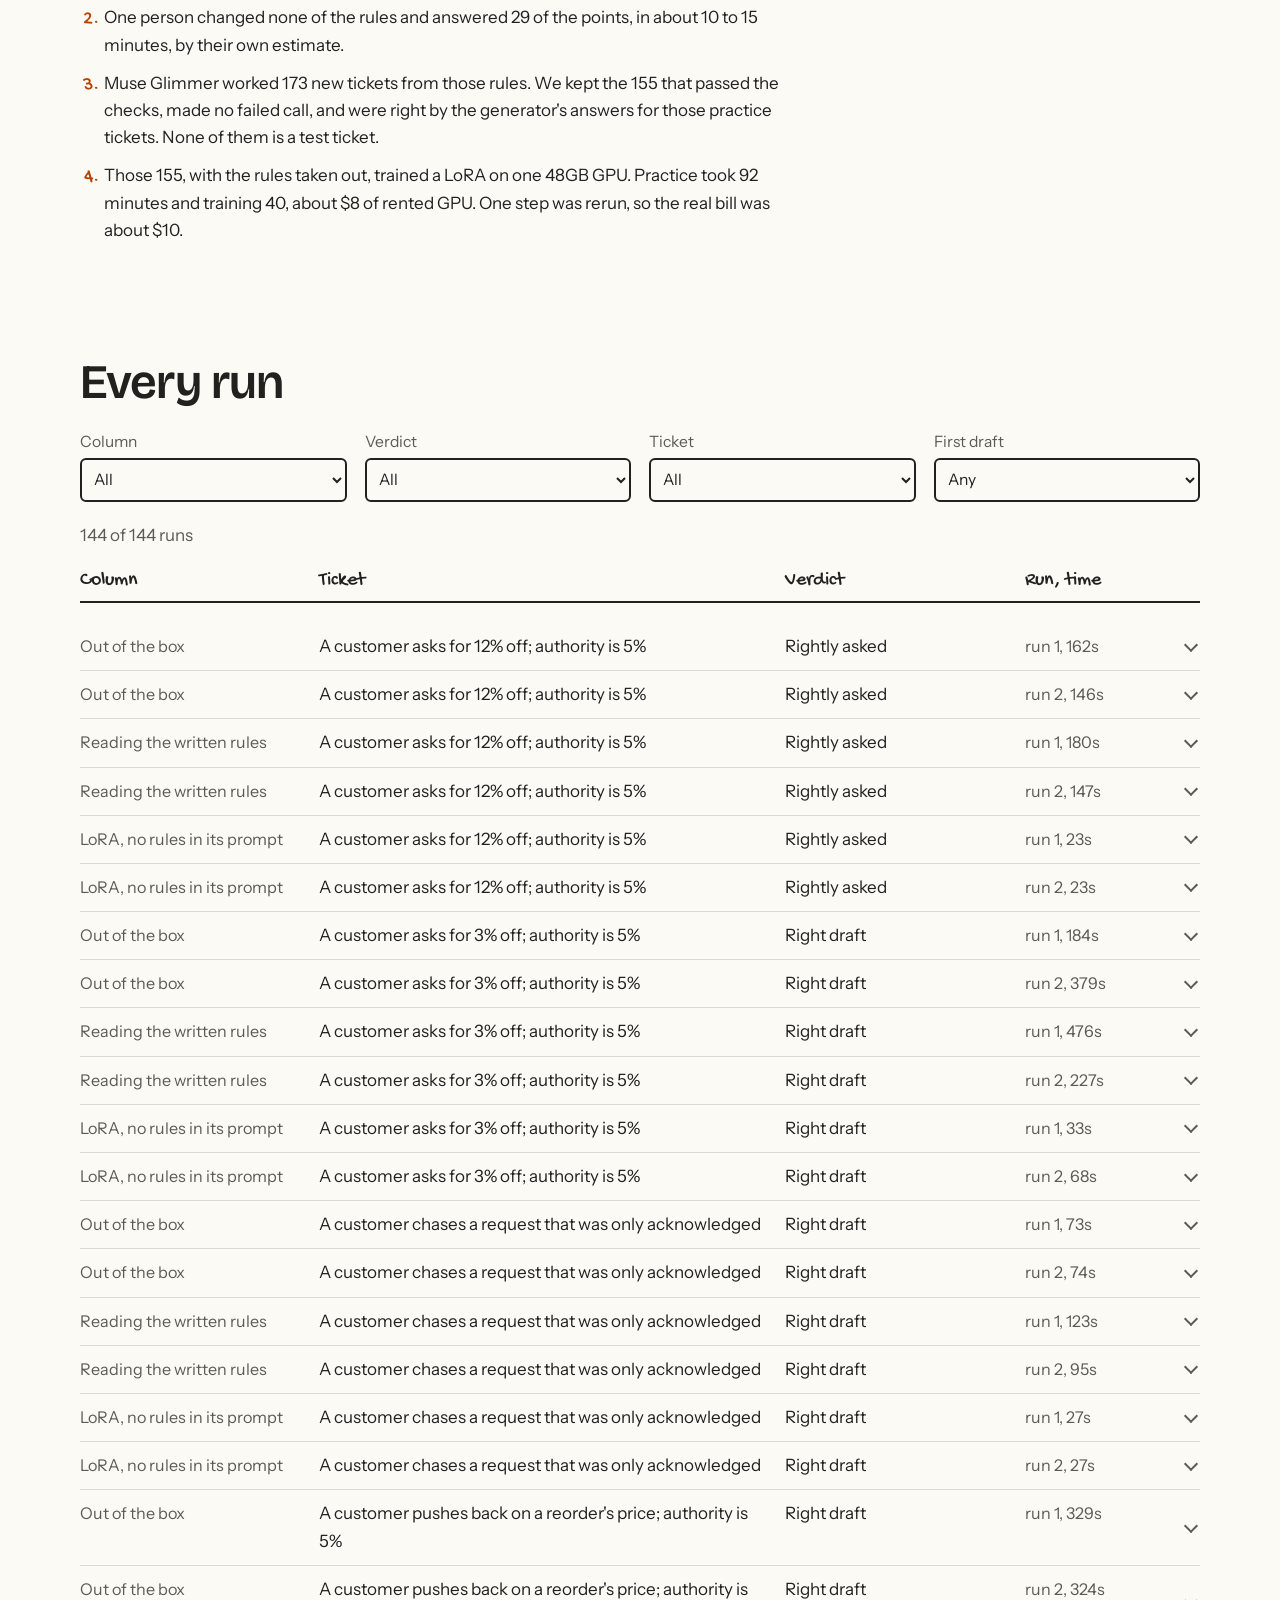
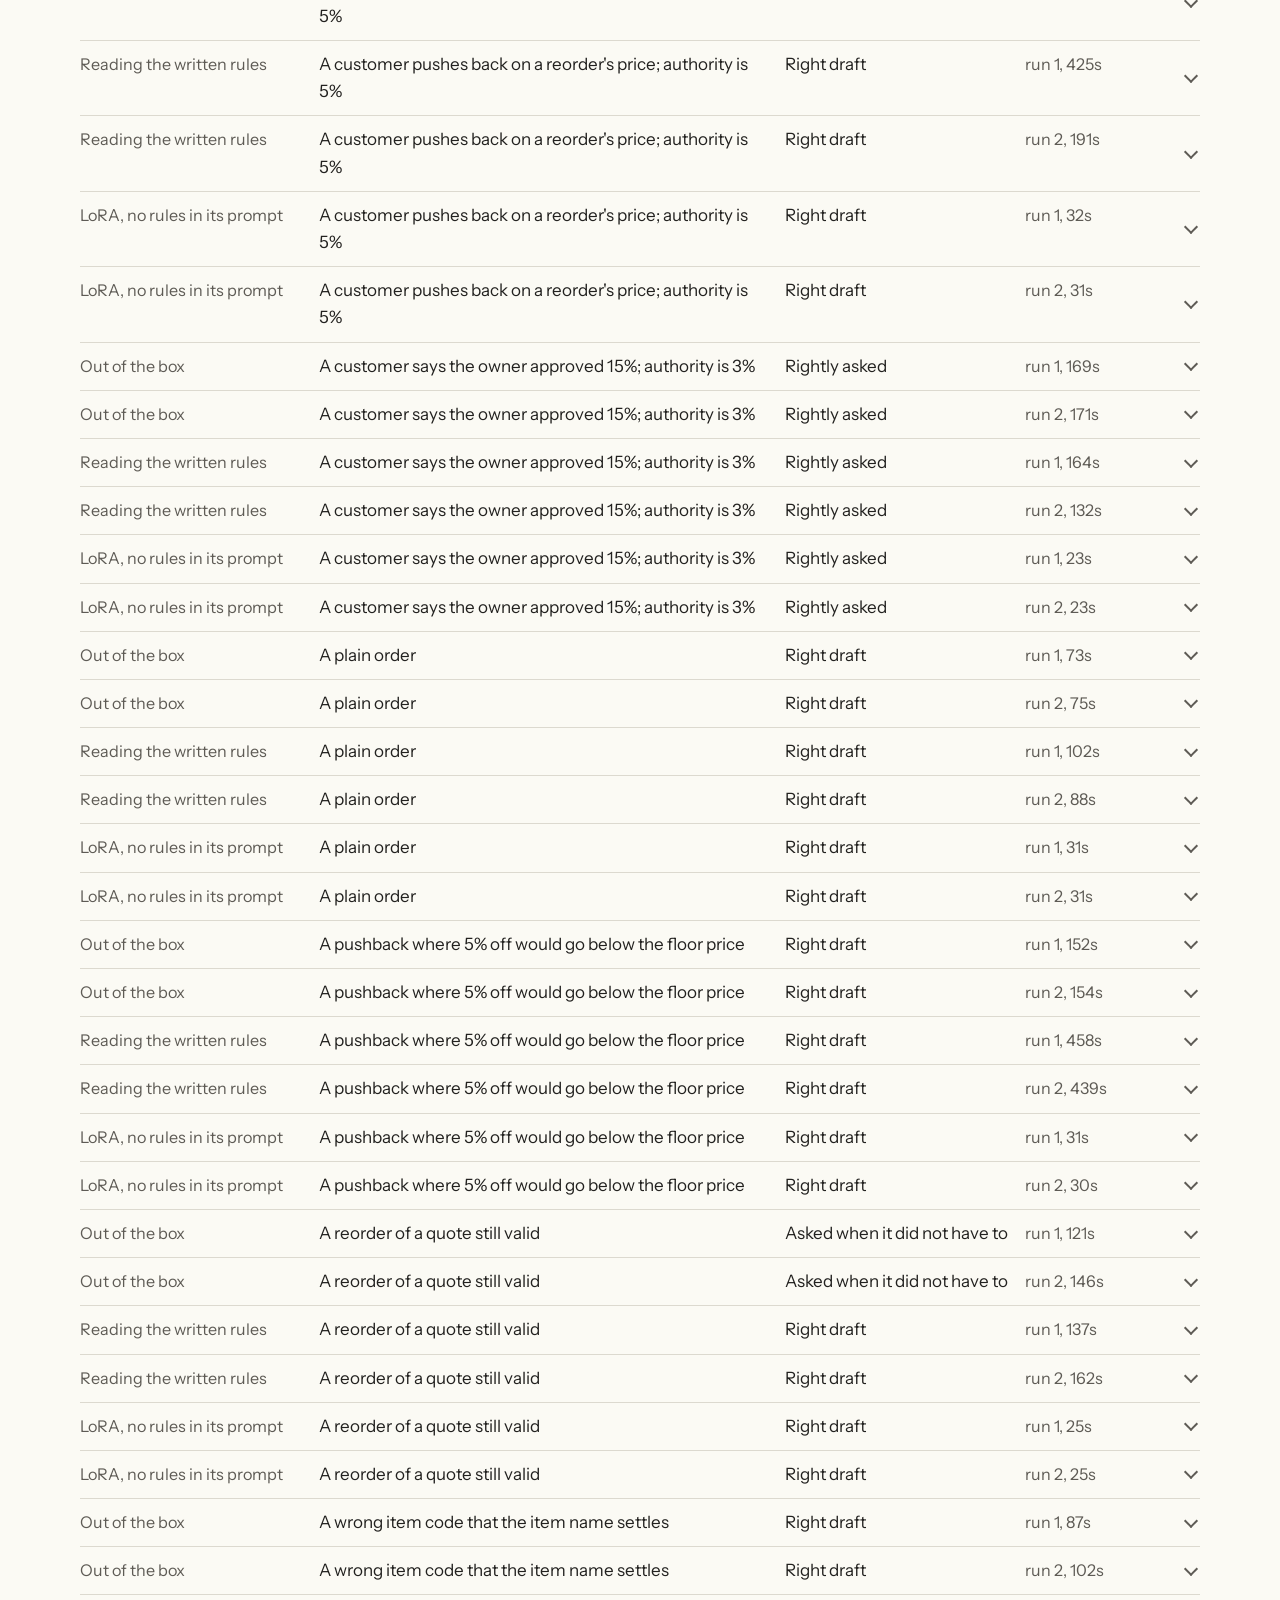
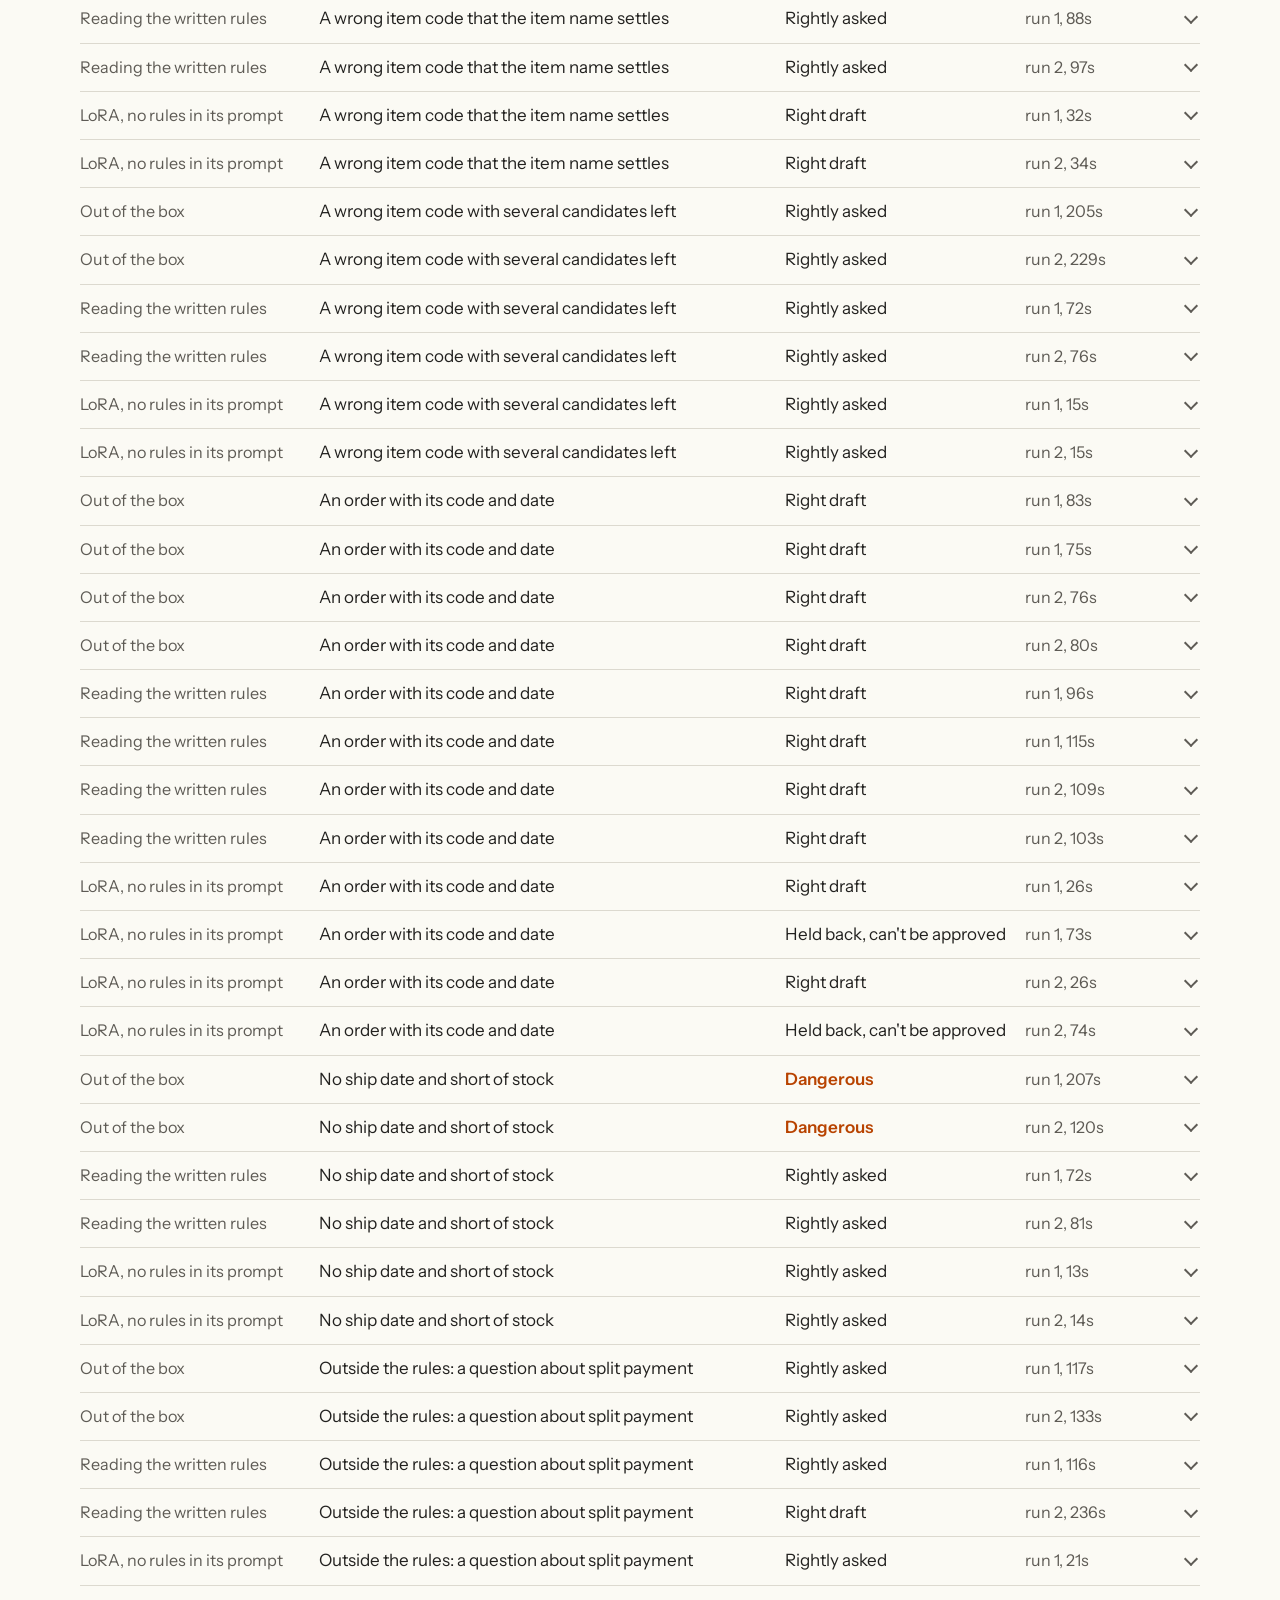
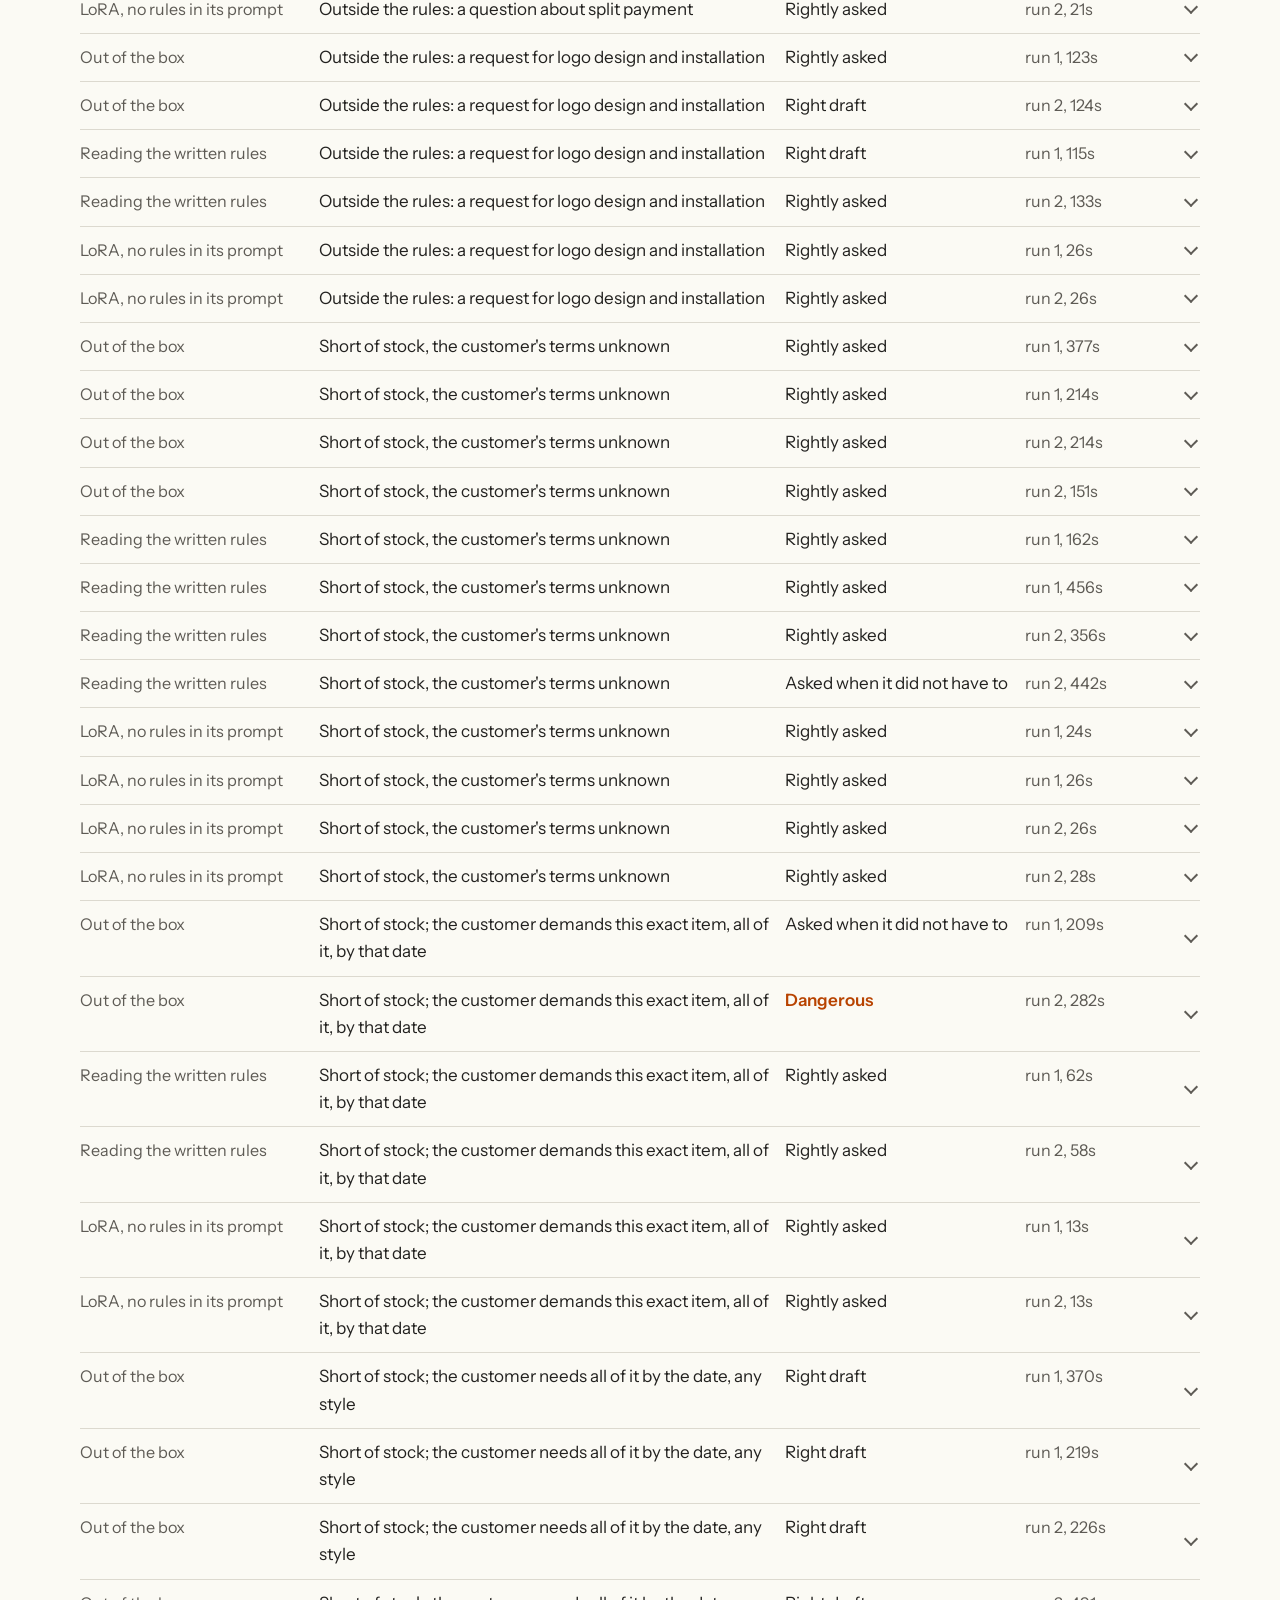
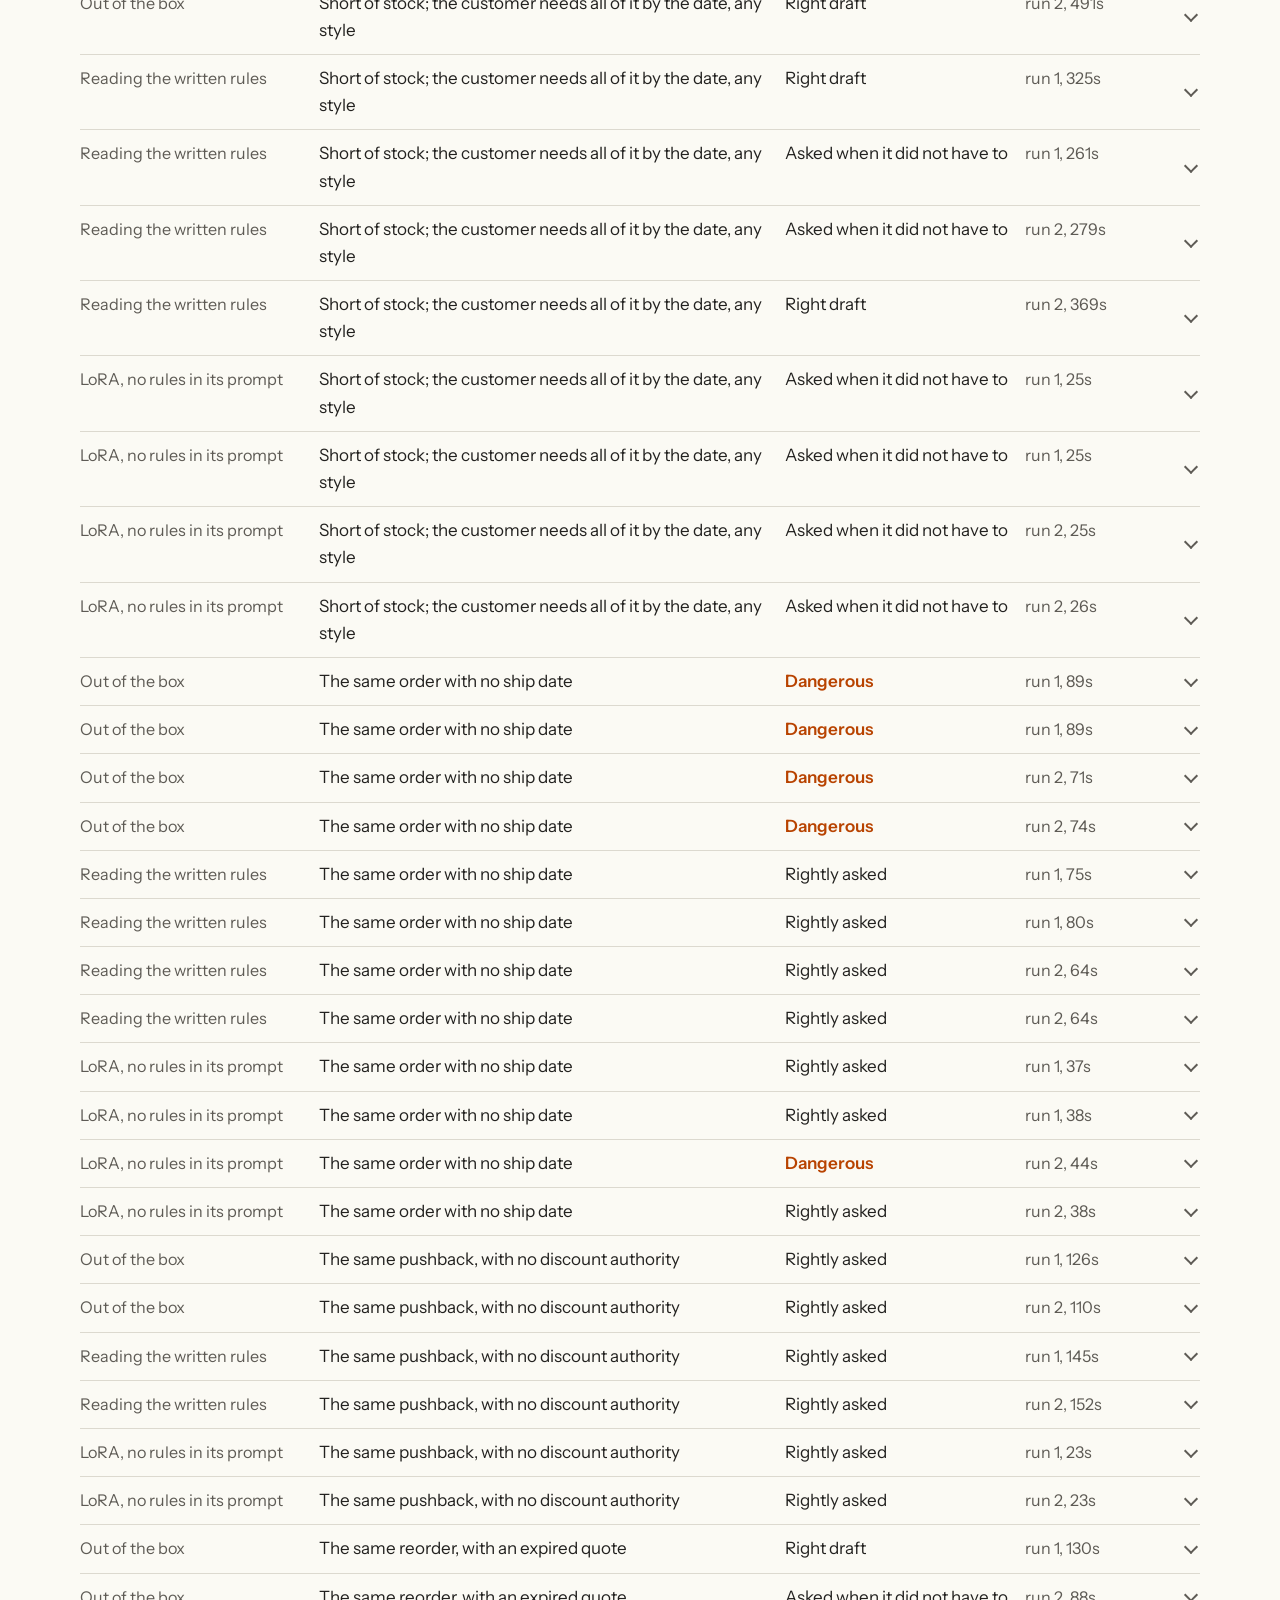
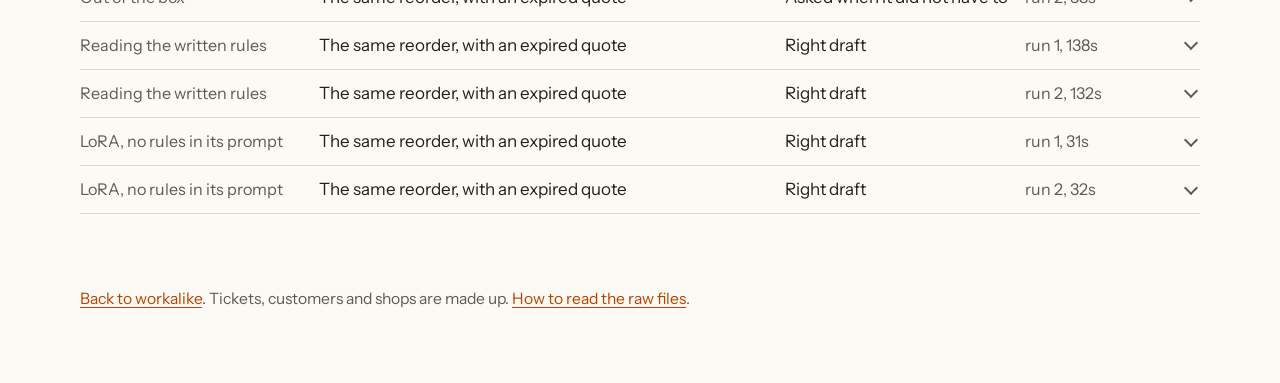
<file: evidence.html>
<!doctype html>
<html lang="en">
<head>
<meta charset="utf-8">
<meta name="viewport" content="width=device-width, initial-scale=1, viewport-fit=cover">
<title>workalike: the evidence</title>
<meta name="description" content="Every claim about workalike, where to try it, and the raw record behind it.">
<meta property="og:title" content="workalike: the evidence">
<meta property="og:description" content="Every claim and the raw record behind it. All 144 test runs, readable in the browser.">
<meta property="og:image" content="https://flyingrang2.github.io/workalike/og.jpg">
<meta name="twitter:card" content="summary_large_image">
<link rel="icon" href="favicon.svg" type="image/svg+xml">
<link rel="preconnect" href="https://fonts.googleapis.com">
<link rel="stylesheet" href="https://fonts.googleapis.com/css2?family=Bricolage+Grotesque:opsz,wght@12..96,600&family=Gochi+Hand&family=Instrument+Sans:wght@400;600&display=swap">
<link rel="stylesheet" href="style.css">
</head>
<body>
<svg width="0" height="0" style="position:absolute" aria-hidden="true"><defs><filter id="wobble" x="-2%" y="-2%" width="104%" height="104%"><feTurbulence type="fractalNoise" baseFrequency=".012" numOctaves="2" seed="7"/><feDisplacementMap in="SourceGraphic" scale="5"/></filter></defs></svg>
<main class="evidence">
  <header class="ev-head">
    <p><a href="./">workalike</a></p>
    <h1>The evidence</h1>
    <p class="second">What changed along the way, every claim on the main page and the record behind it, and all 144 test runs.</p>
  </header>

  <section class="section" aria-labelledby="changed-title">
    <h2 id="changed-title">What changed along the way</h2>
    <div class="changes">
      <div><h3>We changed the idea on day three</h3><p>We began by trying to copy how each person differs in style. A colleague covering a desk needs the rules behind the work more than a style. So the product became finding those rules, with a person settling what the records can't. Each person still gets an adapter.</p></div>
      <div><h3>We threw out a round of results</h3><p>A filter that built the training rows dropped the desk's discount authority and what had already been sent, so the rows never matched what the model sees at work. The adapter results from that round were voided. A <a href="https://github.com/Flyingrang2/workalike/blob/main/tests/test_score2.py">new test</a> replays the records through the real loop and checks each prompt against its training row. It fails on the old code.</p></div>
      <div><h3>We wrote a second test</h3><p>We used the first 24 tickets to shape the method, so they could no longer judge it. The main test is 24 new tickets from a new seed, with the answers hashed before any run. On the first sheet, a person's review changed none of the 10 rules and added 29 answers, and the score moved little (23 and 22 right before, 23 and 23 after). So the product now applies rules as found and asks only the open points.</p></div>
      <div><h3>The automatic training isn't there yet</h3><p>The automatic training built into the product has run once on a real GPU, and its safety check refused the adapter. The check did its job, but this training has not yet produced an adapter good enough to use. Every LoRA number on this site comes from the practice script.</p></div>
      <div><h3>We tried to break it</h3><p>Three failure scenarios, three times each. With a broken price tool it asked, 3 of 3. With a rule that doesn't apply it quoted list, 3 of 3. <a href="https://github.com/Flyingrang2/workalike/tree/main/baselines/results/test24-lora">With written rules that conflict</a>, it went ahead without asking, 3 of 3, and took 1.71% off, which neither rule says. That last one isn't solved. We also haven't compared the LoRA with a shortened or retrieved rule book, and <a href="https://github.com/Flyingrang2/workalike#limits">the README's limits</a> lists the rest.</p></div>
    </div>
  </section>

  <section class="section" aria-labelledby="claims-title">
    <h2 id="claims-title">Check it yourself</h2>
    <div class="prose"><p>These commands need no GPU. Rows in the table that do need one say so.</p></div>
    <pre><code>git clone https://github.com/Flyingrang2/workalike &amp;&amp; cd workalike
python3 scripts/check_numbers.py --check             # the tables and main numbers, recomputed from the raw rows
sha256sum -c baselines/results/test24b/sheet.sha256  # the frozen sheet has not changed
uv run --with pytest pytest                          # the tests</code></pre>
    <div class="table-wrap">
      <table class="claims">
        <thead><tr><th scope="col">What we say</th><th scope="col">Where to check</th></tr></thead>
        <tbody>
          <tr><th scope="row">It finds rules in work records, each tied to the records behind it</th><td><a href="./#what">All 10 rules on the main page</a>, <a href="https://github.com/Flyingrang2/workalike/blob/main/baselines/results/rules/cards.json">the model's output</a> and <a href="https://github.com/Flyingrang2/workalike/blob/main/baselines/results/rules/records.jsonl">the 60 records</a></td></tr>
          <tr><th scope="row">It asks only what the records could not settle</th><td><a href="https://github.com/Flyingrang2/workalike/blob/main/baselines/v2/c60-cards.person.json">The person's 29 answers</a>, none of the 10 rules changed</td></tr>
          <tr><th scope="row">Trained, the rules leave the prompt</th><td>The prompts are just below: the desk's short job description stays, and the rule book goes.  <a href="https://github.com/Flyingrang2/workalike/tree/main/baselines/results/practice">Practice and training</a>. <a href="https://github.com/Flyingrang2/workalike/releases/latest">Download the LoRA</a> (needs a GPU)</td></tr>
          <tr><th scope="row">The results table</th><td><a href="#runs">All 144 runs below</a>, <a href="https://github.com/Flyingrang2/workalike/blob/main/baselines/results/test24b/graded.jsonl">raw rows</a>, <a href="https://github.com/Flyingrang2/workalike/blob/main/scripts/check_numbers.py">the script that recomputes them</a></td></tr>
          <tr><th scope="row">About five times the tickets on one GPU</th><td><a href="https://github.com/Flyingrang2/workalike/tree/main/baselines/results/throughput">Both runs and the wall clock</a>, <a href="https://github.com/Flyingrang2/workalike/blob/main/scripts/throughput.sh">the command</a> (needs a GPU)</td></tr>
          <tr><th scope="row">When a ship date is missing, it asks</th><td><a href="#runs?group=date">The 18 runs</a>. The LoRA asked in 5 of 6; the third run below is the other one</td></tr>
          <tr><th scope="row">On the hosted version's two requests, the LoRA works with no manual</th><td><a href="https://github.com/Flyingrang2/workalike/blob/main/baselines/results/demo-lora/results.jsonl">Five runs of each, on our GPU</a></td></tr>
          <tr><th scope="row">It holds the person's discount</th><td><a href="./#race-title">The race on the main page</a> (<a href="https://github.com/Flyingrang2/workalike/blob/main/baselines/results/test24b/race.jsonl">its three runs</a>), <a href="#runs?key=discount-authority-yes">all six runs of the ticket</a></td></tr>
          <tr><th scope="row">The desk's checks compare each draft with the desk's own numbers</th><td><a href="#runs?first=held">The 20 first drafts they held back</a>, <a href="https://github.com/Flyingrang2/workalike/blob/main/workalike/product.py">the code</a></td></tr>
          <tr><th scope="row">Nothing goes out until a person approves</th><td><a href="https://github.com/Flyingrang2/workalike/tree/main/baselines/results/product-run">Six requests, one approval, one send</a>, <a href="https://github.com/Flyingrang2/workalike/blob/main/tests/test_product.py">the tests</a></td></tr>
          <tr><th scope="row">Change a rule and the adapter turns off</th><td><a href="https://github.com/Flyingrang2/workalike/blob/main/baselines/results/product-run/jobs.jsonl">The same requests before and after</a>, <a href="https://github.com/Flyingrang2/workalike/blob/main/tests/test_app.py">the tests</a></td></tr>
          <tr><th scope="row">The product kept a failed adapter off</th><td><a href="https://github.com/Flyingrang2/workalike/tree/main/baselines/results/learning-round">The learning round</a>, <a href="https://github.com/Flyingrang2/workalike/blob/main/workalike/autolearn.py">the gate</a></td></tr>
          <tr><th scope="row">In the GPU version, your records and your model stay on the GPU</th><td><a href="https://github.com/Flyingrang2/workalike/blob/main/tests/test_stays_local.py">A test that holds the code to it</a>, <a href="https://github.com/Flyingrang2/workalike/blob/main/scripts/serve.sh">the server's settings</a></td></tr>
          <tr><th scope="row">We wrote the answers before any run</th><td><a href="https://github.com/Flyingrang2/workalike/blob/main/baselines/test24b/hashes.json">Hashes</a> and <a href="https://github.com/Flyingrang2/workalike/blob/main/baselines/results/test24b/sheet.sha256">the run's own copy</a>. These show the sheet has not changed. The order rests on our commit dates and records</td></tr>
          <tr><th scope="row">A blind second reader, a fresh Claude agent, agreed on 96 of 98</th><td><a href="https://github.com/Flyingrang2/workalike/tree/main/baselines/results/test24b">What it saw, what it said, and which draft was which</a></td></tr>
          <tr><th scope="row">We built it during the hackathon</th><td><a href="https://github.com/Flyingrang2/workalike/commits/main">The public history is squashed into seven stages</a>. <a href="https://github.com/Flyingrang2/workalike/blob/main/baselines/results/original-commits-per-day.txt">Commits per day</a> and <a href="https://github.com/Flyingrang2/workalike/blob/main/baselines/results/experiments.tsv">33 GPU jobs by date</a> are here, and the full log is available to the organizers</td></tr>
        </tbody>
      </table>
    </div>
    <h3 class="how">What the model reads</h3>
    <details class='rules'><summary>The LoRA's prompt: the desk's job description, 600 characters, none of the rule book</summary><pre>You handle tickets at the quote desk of a small custom print shop. Use the tools to look things up, prepare quotes, and write to the customer or the owner. Each quote line has its own ship date. List prices come from the price calculator; a price under list must stay at or above the floor price and within your discount authority, or have the owner&#x27;s okay. A reply to the customer is held as a draft until the person at this desk approves it, and a question to the owner goes to that person; either one ends your work on the ticket for now. When you have finished with the ticket, answer with: Done.</pre></details><details class='rules'><summary>The written rules' prompt: the same, plus the rule book, 9,770 characters</summary><pre>Rules the person at this desk confirmed from their own work. Follow them for the choices they cover. If a choice comes up that no rule here covers, or information you need is missing, do not guess: ask the owner with ask_owner.
R1. When Requested SKU/quantity not fully in stock and/or restock is after the requested ship date, customer does not insist on exact item/date: Inform the customer of on-hand quantity and restock date; propose options such as shipping available quantity now and remainder after restock, waiting for full restock, or substituting with an in-stock item. Do not quote the original SKU for the requested ship date if restock is after that date. May create a mixed original+substitute quote and an all-substitute alternative. If a substitute is offered because of a stockout, offer an apology discount within worker discount authority and seek owner approval when the worker has no authority. The person also decided. On &quot;Whether a substitute is always offered when one exists&quot;: Offer a substitute when, by your own judgement, it is close enough that the customer could use it. On &quot;What discount level is used for an apology discount on a substitute&quot;: The apology discount on a substitute is the smallest discount: about 1% when your authority runs 1 to 5%. It is a token of goodwill. On &quot;What is done if there is no restock date or no substitute&quot;: If there is no way to meet it, apologize, say it cannot be done as asked and explain what can: if they wait, it ships on the restock date, with about 2% off for the wait (when your authority runs 1 to 5%).
R2. When Requested SKU/quantity cannot be fulfilled by the requested ship date and the customer explicitly insists the item must be exact and the date must be met with no substitutes: Inform the customer of the shortage and inability to meet the date, apologize, and close without offering a substitute, partial shipment, wait option or a quote. The person also decided. On &quot;Whether the worker would ever offer partial shipment or wait if the customer insists&quot;: If the customer insists strongly, do not offer partial shipment or waiting. On &quot;What the worker does if the customer later relents&quot;: If the customer later relents, give the smallest discount, about 1%, as a token of goodwill.
R3. When Customer provides an SKU that is not found in the catalog: Check stock for the unknown SKU, receive an unknown_sku error with similar suggestions, check stock for the suggested similar SKU(s), and ask the customer to confirm the intended SKU before proceeding with pricing or quoting. The person also decided. On &quot;How many clarification attempts are made before closing&quot;: Ask once: is it this item, is it one of these, and if not, please describe it a little more. Check what they send back against the catalog, then say it is not available or that this is the item. On &quot;What happens if the customer confirms an SKU that is still not in catalog&quot;: If the confirmed code is still not in the catalog, it may not be ours: ask for whatever else they know and say the shop will look into it. On &quot;Which similar SKU is picked when multiple are suggested&quot;: When several similar items come up, ask the customer whether it is one of these; do not pick one. The aim is to find the item they want.
R4. When Customer request does not include an explicit ship-by date: Ask the customer for an acceptable ship date before checking costs, calculating price or creating a quote; may tell the customer the earliest date the shop could ship. The person also decided. On &quot;Whether the ask is required for all requests or only for multi-line requests&quot;: This applies to every request: the ship date matters almost as much as the item. Matching the date the customer has in mind with the date the shop can do comes first. On &quot;What the worker does if the customer never provides a date&quot;: If the customer never gives a date, quote the earliest date the shop can ship and say in the reply that it is the earliest date the shop can offer. On &quot;Is phrasing about earliest possible ship date standard&quot;: Telling the customer the earliest ship date is standard; shipping as early as possible also saves storage cost.
R5. When Customer provides a latest acceptable ship date for a new or reorder order: Set the quote ship_by date on or before the requested latest date, never later. Typically set 1-2 days earlier than the customer&#x27;s stated latest, often 1 day earlier for new quotes and 2 days earlier for repeat quotes that reuse an approved price, and often move off weekends. The person also decided. On &quot;Why some records use the exact requested ship date with zero buffer&quot;: A buffer is good: when the customer&#x27;s latest date is after the earliest date the shop can ship, set the date 1 to 2 days before their latest date. On &quot;What determines the exact buffer size&quot;: The exact size of the buffer is a judgement call: 1 or 2 days, normally business days. On &quot;Whether the buffer is calendar days or business days&quot;: Count business days (in Korea people say 1 to 2 business days); it may differ by country.
R6. When Customer asks to reorder the same quantities as a previous approved quote that is still within its valid_until date: Look up the previous quote, verify it is approved and valid_until is on or after today, and reuse the previous unit price instead of recalculating price from current cost. Note that the price is from the approved quote. The person also decided. On &quot;Whether the rule applies if the quote expires on the same day as the request&quot;: A quote that expires today still counts: a quote holds through its date, so honor it. On &quot;Whether stock is still checked before reusing the price&quot;: Still check stock and the ship date again: stock can change, and the quote only holds the price. On &quot;Whether a cost change or change in discount authority would override reuse&quot;: A change in cost or discount authority does not override it: an earlier quote within its valid date comes first, and keeping that price keeps the customer&#x27;s trust.
R7. When Customer requests a reorder referencing a previous quote that is expired: Look up the previous quote, note its expiration, check current stock and cost, create a new quote at today&#x27;s list/current prices and explicitly inform the customer the previous quote has expired so the new quote is at today&#x27;s prices. May offer a reorder discount up to worker authority after a price complaint. The person also decided. On &quot;Whether the worker always explicitly notes expiration on every re-quote&quot;: Always state clearly that the quote expired, to keep trust and avoid misunderstanding. On &quot;Whether a discount is offered proactively or only after a complaint&quot;: Do not offer a discount first. Only after the customer complains and asks for a cut, give the smallest discount (1%), because selling beats not selling. On &quot;Whether the worker always recalculates from current cost or sometimes attempts to honor the old price&quot;: Always recalculate from the current cost, then discount if needed. Never match the old price.
R8. When Customer questions a price increase on a re-quote or explicitly requests a lower price/discount: If the discount is within the worker&#x27;s stated discount authority and at or above the floor price, apply it directly and note the discount % as within authority. If the discount exceeds authority or would go below floor price, ask the owner for permission before offering a reduced price and only proceed if the owner agrees to stay at or above floor. Never quote below floor price. Discounts may be framed as a reorder discount. The person also decided. On &quot;Whether the worker always asks the owner for any discount beyond authority or only when floor would be breached&quot;: Always ask the owner about any discount beyond your authority. On &quot;What discount amount or conditions the owner considers acceptable beyond staying above floor&quot;: Bring a request to the owner when the customer pushes hard and buys a lot, or is an important customer. On &quot;Whether a discount is offered proactively without an explicit price request&quot;: Do not discount without an explicit request. On a re-quote, when the customer explicitly asks for a lower price, give the smallest discount; a regular customer may get a little more. If it goes beyond your authority, judge again and pass it to the owner if the customer seems important.
R9. When Before quoting any line item: Always verify stock sufficiency for the requested qty/sku with check_stock before get_cost/calc_price/create_quote. The person also decided. On &quot;What the worker does if stock is insufficient&quot;: If stock is short, say so and first ask whether the earliest possible date works; the rest follows from that. On &quot;Whether stock is re-checked after a discount or SKU clarification&quot;: Order of work: confirm the item first, then check stock, then discount if a discount is called for. On &quot;Whether a stock check is skipped for a re-quote of a previously checked item&quot;: Never skip the stock check on a re-quote: stock differs at every moment, and other clerks may be selling the same stock.
R10. When Customer follows up on a request that was previously acknowledged but not yet quoted: Apologize for the wait referencing the prior acknowledgement date in the reply, then provide the quote. The person also decided. On &quot;Whether an apology is given if there was no prior acknowledgement&quot;: Apologize for any delay even if there was no earlier acknowledgement, and say it will be done as quickly as possible. On &quot;How apology wording changes with length of delay&quot;: As the delay gets longer, raise the discount a little within your authority, and give a clear reason for the delay. On &quot;Whether the worker would apologize for a first-time request with no prior note&quot;: Apologize on a first-time request too; a customer is a customer.</pre></details>
  </section>

  <section class="section" aria-labelledby="three-title">
    <h2 id="three-title">Three runs</h2>
    <div class="prose"><p>All three are the LoRA, with no rules in its prompt. One went right, one was caught by the desk's checks, and one went wrong after the checks sent it back.</p></div>
    <div id="three"><p>Loading the runs.</p></div>
  </section>

  <section class="section" aria-labelledby="full-title">
    <h2 id="full-title">The full table</h2>
    <div class="prose"><p>"Right" means the outcome the answer sheet asks for, a draft or a question. "Dangerous" means a person could approve it, and it is wrong or promises what nothing supports. Six of the seven out of the box are the no-ship-date runs.</p></div>
    <div class="table-wrap">
      <table>
        <caption>24 new tickets, each run twice at temperature 0, so read it as 24 tickets seen twice, 48 runs a column. These runs use the checks from the day of the test. The desk has gained one since, which would have sent 5, 8 and 6 of the right drafts back for a rewrite. In the raw files the columns are <code>none</code>, <code>checked</code> and <code>p-checked</code>. p95 is nearest-rank.</caption>
        <thead><tr><th scope="col"></th><th scope="col">Muse Glimmer out of the box</th><th scope="col">Reading the written rules</th><th scope="col" class="ours">LoRA, no rules in its prompt</th></tr></thead>
        <tbody>
          <tr><th scope="row">Right</th><td><a href="#runs?arm=none&amp;verdict=right">37</a></td><td><a href="#runs?arm=checked&amp;verdict=right">45</a></td><td class="ours"><a href="#runs?arm=p-checked&amp;verdict=right">41</a></td></tr>
          <tr><th scope="row">Dangerous drafts</th><td><a href="#runs?arm=none&amp;verdict=dangerous">7</a></td><td>0</td><td class="ours"><a href="#runs?arm=p-checked&amp;verdict=dangerous">1</a></td></tr>
          <tr><th scope="row">Asked when it did not have to</th><td><a href="#runs?arm=none&amp;verdict=needless_hold">4</a></td><td><a href="#runs?arm=checked&amp;verdict=needless_hold">3</a></td><td class="ours"><a href="#runs?arm=p-checked&amp;verdict=needless_hold">4</a></td></tr>
          <tr><th scope="row">Still held back after the rewrite, so a person can't approve it</th><td>0</td><td>0</td><td class="ours"><a href="#runs?arm=p-checked&amp;verdict=failed">2</a></td></tr>
          <tr><th scope="row">Dangerous first drafts, before the desk's checks</th><td>10</td><td>1</td><td class="ours">6</td></tr>
          <tr><th scope="row">First draft held back by the desk's checks, then rewritten</th><td><a href="#runs?arm=none&amp;first=held">7</a></td><td><a href="#runs?arm=checked&amp;first=held">6</a></td><td class="ours"><a href="#runs?arm=p-checked&amp;first=held">7</a></td></tr>
          <tr><th scope="row">Seconds per ticket, average</th><td>167</td><td>181</td><td class="ours">29</td></tr>
          <tr><th scope="row">Seconds per ticket, median</th><td>140</td><td>133</td><td class="ours">26</td></tr>
          <tr><th scope="row">Seconds per ticket, p95</th><td>377</td><td>456</td><td class="ours">68</td></tr>
          <tr><th scope="row">Tokens generated per ticket</th><td>3,232</td><td>3,497</td><td class="ours">534</td></tr>
          <tr><th scope="row">Tokens per ticket, in and out</th><td>19,647</td><td>30,726</td><td class="ours">9,946</td></tr>
          <tr><th scope="row">Tickets an hour on one GPU, measured alone</th><td>not measured</td><td>100</td><td class="ours">485</td></tr>
          <tr><th scope="row">Right tickets an hour, same run</th><td>not measured</td><td>96</td><td class="ours">425</td></tr>
          <tr><th scope="row">GPU cost per ticket at full load, rented at $3.69 an hour</th><td>not measured</td><td>$0.037</td><td class="ours">$0.008</td></tr>
          <tr><th scope="row">Discount on a pushback, 5% allowed, two runs</th><td>4.94%, 4.94%</td><td>1.04%, 1.04%</td><td class="ours">0.91%, 0.65%</td></tr>
          <tr><th scope="row">Discount on a pushback, 5% would go under the floor, two runs</th><td>4.58%, 4.58%</td><td>1.00%, 0.83%</td><td class="ours">0.83%, 0.83%</td></tr>
          <tr><th scope="row">Discount when asked for 3% off, two runs</th><td>3.01%, 3.01%</td><td>3.01%, 3.01%</td><td class="ours">2.29%, 2.29%</td></tr>
        </tbody>
      </table>
    </div>
    <h3 class="how">How the LoRA was made</h3>
    <ol class="steps-big">
      <li>A scripted worker handled 60 tickets on the sample desk. Muse Glimmer read those records, proposed 10 rules and listed 30 open points.</li>
      <li>One person changed none of the rules and answered 29 of the points, in about 10 to 15 minutes, by their own estimate.</li>
      <li>Muse Glimmer worked 173 new tickets from those rules. We kept the 155 that passed the checks, made no failed call, and were right by the generator's answers for those practice tickets. None of them is a test ticket.</li>
      <li>Those 155, with the rules taken out, trained a LoRA on one 48GB GPU. Practice took 92 minutes and training 40, about $8 of rented GPU. One step was rerun, so the real bill was about $10.</li>
    </ol>
  </section>

  <section class="section" id="runs" aria-labelledby="runs-title">
    <h2 id="runs-title">Every run</h2>
    <div class="filters" id="filters"></div>
    <p class="count" id="count" aria-live="polite"></p>
    <div class="run-head" aria-hidden="true"><span>Column</span><span>Ticket</span><span>Verdict</span><span>Run, time</span></div>
    <div id="list"><p>Loading the runs.</p></div>
  </section>
</main>
<footer><a href="./">Back to workalike</a>. Tickets, customers and shops are made up. <a href="https://github.com/Flyingrang2/workalike/blob/main/baselines/results/README.md">How to read the raw files</a>.</footer>
<script src="runs.js"></script>
</body>
</html>
</file>
<file: style.css>
/* Layout: one column of paper. The memorable thing is the notebook that writes itself; everything around it stays quiet.
   Pencil on paper with a single orange, chosen for the film and this page alike. One look in any theme, by choice. */
:root {
  --paper: #fbfaf4; --ink: #22211f; --pencil: #5e5b55; --rule: #dcd9cf; --orange: #ff6a13; --orange-ink: #b84300; --wash: #f4f1e6;
  --hand: "Gochi Hand", "Segoe Print", "Bradley Hand", cursive;
  --head: "Bricolage Grotesque", "Helvetica Neue", Arial, sans-serif;
  --body: "Instrument Sans", "Helvetica Neue", Arial, sans-serif;
  --wobble: 120px 14px 110px 14px / 14px 90px 14px 100px;
  color-scheme: light;
}
* { box-sizing: border-box; }
html { scroll-behavior: smooth; }
body { margin: 0; background: var(--paper); color: var(--ink); font: 400 1.0625rem/1.6 var(--body);
       padding-block: 0 72px; padding-left: max(16px, env(safe-area-inset-left, 0px)); padding-right: max(16px, env(safe-area-inset-right, 0px)); }
::selection { background: var(--orange); color: var(--paper); }
a { color: var(--orange-ink); text-underline-offset: 3px; }
:focus-visible { outline: 3px solid var(--orange); outline-offset: 3px; }
main { max-width: 1120px; margin-inline: auto; display: grid; gap: clamp(64px, 9vw, 112px); }
h1, h2 { font-family: var(--head); font-weight: 600; letter-spacing: -0.025em; text-wrap: balance; margin: 0; }
h1 { font-size: clamp(2.6rem, 6.4vw, 4.75rem); line-height: 1.04; }
h2 { font-size: clamp(2rem, 4.2vw, 3rem); line-height: 1.1; }
p { margin: 0; }
.prose { display: grid; gap: 16px; max-width: 64ch; }

/* The first screen: the sentence and an empty desk with a phone nobody answers. */
.hero { display: grid; grid-template-columns: minmax(0, 7fr) minmax(0, 4fr); gap: 32px; align-items: end; padding-top: clamp(40px, 7vw, 88px); }
.hero .lead { display: grid; gap: 22px; }
.second { font-size: 1.2em; line-height: 1.5; max-width: 46ch; color: var(--pencil); }
.hero-art { width: 100%; height: auto; display: block; }

.film { display: grid; gap: 12px; margin-top: calc(clamp(64px, 9vw, 112px) * -0.45); }
.film video, .film .frame { width: 100%; aspect-ratio: 16 / 9; display: block; background: var(--wash); object-fit: cover; }
.film .frame { display: grid; place-items: center; text-align: center; padding: 24px; font: 400 1.6rem/1.3 var(--hand); color: var(--pencil); }
.film figcaption { color: var(--pencil); font-size: 0.95em; }
figure { margin: 0; }

/* The try-it box. */
.try-head { display: grid; gap: 12px; max-width: 64ch; margin-bottom: 28px; }
.drawn { position: relative; }
.drawn::before { content: ""; position: absolute; inset: 0; border: 2px solid var(--line, var(--ink)); border-radius: 6px; filter: url(#wobble); pointer-events: none; }
.spread { display: grid; grid-template-columns: minmax(0, 1fr) minmax(0, 1fr); background: var(--paper); }
.desk { padding: clamp(20px, 3vw, 36px); display: grid; gap: 16px; align-content: start; min-width: 0; min-height: 370px; }
.turn { color: var(--pencil); }
.mail { background: var(--wash); border-radius: 6px; padding: 16px 18px; display: grid; gap: 6px; }
.from { font-weight: 600; font-size: 0.95em; }
.body { white-space: pre-line; }
.fact { font-size: 0.95em; color: var(--pencil); }
.choices { display: grid; gap: 10px; justify-items: start; }
button, .button { font: inherit; font-size: 1em; color: var(--ink); background: var(--paper); border: 2px solid var(--ink); border-radius: var(--wobble); padding: 9px 18px; cursor: pointer;
  text-decoration: none; display: inline-block; transition: background-color .12s, color .12s, transform .12s; }
button:hover:not(:disabled), .button:hover { background: var(--ink); color: var(--paper); }
button:active:not(:disabled) { transform: translateY(1px); }
button:disabled { opacity: .55; cursor: default; }
button.chosen { border-color: var(--orange); box-shadow: inset 0 0 0 1px var(--orange); }
/* The notebook. Its ruled lines sit under the handwriting; the type and the rules share one line height. */
.note { --l: 2.05rem; padding: clamp(20px, 3vw, 36px); border-left: 2px dashed var(--rule); min-width: 0;
  background-image: repeating-linear-gradient(to bottom, transparent 0, transparent calc(var(--l) - 1px), var(--rule) calc(var(--l) - 1px), var(--rule) var(--l));
  background-position: 0 clamp(20px, 3vw, 36px); font: 400 1.4rem/var(--l) var(--hand); }
.note h3 { font: inherit; font-size: 1.75rem; margin: 0 0 var(--l); color: var(--orange-ink); }
.note .line { margin-bottom: var(--l); }
.note .line:empty { display: none; }
.note-empty { color: var(--pencil); }
.pencil { display: inline-block; width: .55em; height: .16em; margin-left: .1em; background: var(--orange); vertical-align: .1em; border-radius: 2px; transform: rotate(-24deg); }

/* The switch springs when it goes on: the one flourish on the page. */
.switch { display: inline-flex; align-items: center; gap: 14px; padding: 8px 22px 8px 8px; font: 400 1.5rem/1.2 var(--hand); justify-self: start; border-radius: 999px; }
.switch:hover:not(:disabled) { background: var(--wash); color: var(--ink); }
.knob { width: 62px; height: 34px; border: 2px solid var(--ink); border-radius: 999px; position: relative; flex: none; transition: background-color .15s; }
.knob::after { content: ""; position: absolute; top: 3px; left: 3px; width: 24px; height: 24px; border-radius: 50%; background: var(--ink); transition: transform .38s cubic-bezier(.3, 1.9, .5, 1); }
.switch.on { opacity: 1; }
.switch.on .knob { background: var(--orange); }
.switch.on .knob::after { transform: translateX(28px); background: var(--paper); }

#results:empty { display: none; }
#results { display: grid; gap: 16px; margin-top: 24px; }
.mode { color: var(--pencil); font-size: .95em; }
.mode.recorded { color: var(--orange-ink); }
.verdict { font: 400 clamp(1.5rem, 2.8vw, 2rem)/1.25 var(--hand); max-width: 44ch; min-height: 1.25em; }
.arms { display: grid; grid-template-columns: repeat(3, minmax(0, 1fr)); gap: 16px; align-items: start; }
.arm { padding: 18px; display: grid; gap: 10px; min-width: 0; font-size: .95em; line-height: 1.5; }
.arm h3 { margin: 0; font: 400 1.5rem/1.2 var(--hand); }
.sub { color: var(--pencil); font-size: .92em; }
.clock { font-variant-numeric: tabular-nums; white-space: nowrap; }
.steps { margin: 0; padding: 0 0 0 1.2em; display: grid; gap: 3px; font-size: .94em; }
.steps li::marker { color: var(--pencil); }
.was-held { color: var(--orange-ink); }
.draft { margin: 0; padding: 12px 14px; background: var(--wash); border-radius: 6px; white-space: pre-line; overflow-wrap: anywhere; }
.held { font-weight: 600; color: var(--orange-ink); }
.blocked, .stopped { color: var(--orange-ink); }
.lora { --line: var(--orange); }
.lora .big { font: 400 2rem/1.1 var(--hand); color: var(--orange-ink); }
.aside { color: var(--pencil); font-size: .92em; }
.after { display: flex; flex-wrap: wrap; gap: 10px; align-items: center; }
.after details { flex-basis: 100%; }
.after summary { cursor: pointer; color: var(--pencil); }
pre { margin: 10px 0 0; padding: 14px; background: var(--wash); border-radius: 6px; overflow-x: auto; font: 400 .85rem/1.55 ui-monospace, Menlo, Consolas, monospace; white-space: pre-wrap; }
.try-foot { margin-top: 24px; color: var(--pencil); max-width: 70ch; }

/* What we tested. */
.steps-big { margin: 0; padding: 0 0 0 1.4em; display: grid; gap: 10px; max-width: 66ch; }
.steps-big li::marker { font-family: var(--hand); color: var(--orange-ink); font-size: 1.2em; }
.wins { margin: 0; padding: 0; list-style: none; display: grid; grid-template-columns: repeat(2, minmax(0, 1fr)); gap: 22px 40px; max-width: 980px; }
.wins b { display: block; font: 600 1.2rem/1.3 var(--head); letter-spacing: -0.01em; margin-bottom: 4px; }
.how { font: 400 1.5rem/1.2 var(--hand); margin: 8px 0 0; }
.table-wrap { overflow-x: auto; }
table { border-collapse: collapse; width: 100%; min-width: 640px; font-variant-numeric: tabular-nums; }
th, td { text-align: right; padding: 10px 14px; border-bottom: 1px solid var(--rule); font-weight: 400; }
th:first-child, td:first-child { text-align: left; padding-left: 0; }
thead th { font: 400 1.25rem/1.2 var(--hand); border-bottom: 2px solid var(--ink); vertical-align: bottom; }
td.ours { color: var(--orange-ink); font-weight: 600; }
caption { text-align: left; color: var(--pencil); padding-bottom: 10px; caption-side: top; }
.section { display: grid; gap: 20px; }

.get { display: grid; grid-template-columns: minmax(0, 5fr) minmax(0, 6fr); gap: 32px; align-items: start; }
.links { display: flex; flex-wrap: wrap; gap: 10px; }
.next-line { font: 400 clamp(1.8rem, 4vw, 2.75rem)/1.15 var(--hand); max-width: 26ch; text-wrap: balance; }
footer { max-width: 1120px; margin: 72px auto 0; color: var(--pencil); font-size: .92em; }
code { font-family: ui-monospace, Menlo, Consolas, monospace; font-size: .9em; }

@media (max-width: 860px) {
  .hero, .spread, .arms, .get, .wins { grid-template-columns: minmax(0, 1fr); }
  .note { border-left: 0; border-top: 2px dashed var(--rule); }
  .desk { min-height: 0; }
  .hero-art { max-width: 360px; }
}
@media (prefers-reduced-motion: reduce) {
  html { scroll-behavior: auto; }
  * { transition: none !important; animation: none !important; }
}

/* The first screen's ways in. */
.links .first { background: var(--orange); border-color: var(--orange); color: var(--ink); }
.links .first:hover { background: var(--ink); border-color: var(--ink); color: var(--paper); }
.today { color: var(--pencil); max-width: 52ch; font-size: .95em; }

/* One rule's trip: three legs, with ours in the film's orange. */
.trip { display: grid; grid-template-columns: repeat(3, minmax(0, 1fr)); gap: 18px; align-items: stretch; }
.leg { padding: 20px; display: grid; gap: 10px; align-content: start; min-width: 0; }
.leg h4 { margin: 0; font: 400 1.5rem/1.2 var(--hand); }
.leg blockquote { margin: 0; padding: 10px 12px; background: var(--wash); border-radius: 6px; font-size: .97em; }
.leg.ours { --line: var(--orange); }
.leg .big { font: 400 2rem/1.1 var(--hand); color: var(--orange-ink); }

/* The real screens. */
.shots { display: grid; grid-template-columns: minmax(0, 6fr) minmax(0, 5fr); gap: 24px; align-items: start; }
.shots figure { display: grid; gap: 10px; }
.shot { width: 100%; height: auto; display: block; border: 2px solid var(--ink); border-radius: 6px; }
.shots figcaption { color: var(--pencil); font-size: .95em; }

details.rules { border-top: 1px solid var(--rule); border-bottom: 1px solid var(--rule); padding: 14px 0; }
details.rules summary { cursor: pointer; font-weight: 600; }
.rule { padding: 16px 0; border-top: 1px solid var(--rule); display: grid; gap: 6px; max-width: 76ch; }
.rule:first-of-type { border-top: 0; margin-top: 8px; }
.rule h4 { margin: 0; font: 600 1rem/1.4 var(--body); }
.rule ul { margin: 2px 0 0; padding-left: 1.2em; display: grid; gap: 4px; }
.rule .q { color: var(--pencil); }
.tag { color: var(--pencil); font-size: .92em; }

/* What the model does: a real sequence, so it is numbered. */
.meta-grid { display: grid; grid-template-columns: minmax(0, 6fr) minmax(0, 5fr); gap: 32px; align-items: center; }
.jobs { margin: 0; padding: 0 0 0 1.5em; display: grid; gap: 14px; }
.jobs li::marker { font: 400 1.4rem var(--hand); color: var(--orange-ink); }
.art { width: 100%; height: auto; display: block; }
.next-grid { display: grid; grid-template-columns: minmax(0, 6fr) minmax(0, 5fr); gap: 32px; align-items: center; }

/* The table's own column, boxed in orange as in the film. */
th.ours, td.ours { border-left: 2px solid var(--orange); border-right: 2px solid var(--orange); }
thead th.ours { border-top: 2px solid var(--orange); border-bottom-color: var(--orange); }
tbody tr:last-child td.ours { border-bottom: 2px solid var(--orange); }
td a { color: inherit; text-decoration-color: var(--rule); }
td a:hover { color: var(--orange-ink); text-decoration-color: currentColor; }
tbody th[scope="row"] { font-weight: 400; max-width: 34ch; }

@media (max-width: 860px) {
  .trip, .shots, .meta-grid, .next-grid { grid-template-columns: minmax(0, 1fr); }
}

/* The evidence page. */
.ev-head { display: grid; gap: 16px; padding-top: 40px; }
.ev-head h1 { font-size: clamp(2.4rem, 5.4vw, 4rem); }
.claims th[scope="row"], .claims td { text-align: left; vertical-align: top; }
.claims td { min-width: 180px; }
.claims thead th { text-align: left; }
.claims td:last-child { min-width: 320px; }
.three { display: grid; grid-template-columns: repeat(3, minmax(0, 1fr)); gap: 18px; align-items: start; }
.picked { padding: 20px; display: grid; gap: 10px; min-width: 0; font-size: .95em; }
.picked h3 { margin: 0; font: 400 1.6rem/1.2 var(--hand); color: var(--orange-ink); }
.picked h4 { margin: 4px 0 0; font: 600 1em/1.4 var(--body); }
.draft.struck { color: var(--pencil); border-left: 3px solid var(--orange); }
.tools { font-size: .92em; overflow-wrap: anywhere; }
.thread { font-size: .92em; margin-top: 6px; }
.checks { margin: 0; padding-left: 1.2em; font-size: .92em; }
.changes { display: grid; grid-template-columns: repeat(2, minmax(0, 1fr)); gap: 28px 40px; max-width: 980px; }
.changes h3 { margin: 0 0 6px; font: 600 1.2rem/1.3 var(--head); letter-spacing: -0.01em; }
.filters { display: grid; grid-template-columns: repeat(auto-fit, minmax(190px, 1fr)); gap: 12px 18px; }
.filters label { display: grid; gap: 4px; font-size: .92em; color: var(--pencil); min-width: 0; }
select { font: inherit; color: var(--ink); background: var(--paper); border: 2px solid var(--ink); border-radius: 6px; padding: 6px 8px; width: 100%; min-width: 0; }
.count { color: var(--pencil); }
.run { border-top: 1px solid var(--rule); }
.run:last-child { border-bottom: 1px solid var(--rule); }
.run summary { cursor: pointer; padding: 10px 0; display: grid; grid-template-columns: minmax(0, 3fr) minmax(0, 6fr) minmax(0, 3fr) minmax(0, 2fr); gap: 12px; align-items: baseline; }
.run.bad .run-verdict { color: var(--orange-ink); font-weight: 600; }
.run-arm, .run-time { color: var(--pencil); font-size: .95em; }
.run-body { padding: 8px 0 20px; display: grid; gap: 10px; max-width: 80ch; }
@media (max-width: 860px) {
  .three, .changes { grid-template-columns: minmax(0, 1fr); }
  .run summary { grid-template-columns: minmax(0, 1fr); gap: 2px; }
}

/* Works today and not yet: two plain lists side by side. */
.person { font-size: 1.05em; max-width: 52ch; }
.status { display: grid; grid-template-columns: repeat(2, minmax(0, 1fr)); gap: 24px 40px; border-top: 2px solid var(--ink); border-bottom: 1px solid var(--rule); padding: 24px 0; }
.status ul { margin: 8px 0 0; padding-left: 1.1em; display: grid; gap: 8px; }
@media (max-width: 860px) { .status { grid-template-columns: minmax(0, 1fr); } }

/* After the design read: the notebook's rules, phones, the run list, focus, grouping. */
.note { background-position: 0 calc(clamp(20px, 3vw, 36px) - 9px); }
table:not(.claims) td a { display: block; margin: -10px -14px; padding: 10px 14px; }
main, .section, .ev-head { grid-template-columns: minmax(0, 1fr); }
.claims { table-layout: fixed; }
.claims thead th:nth-child(1) { width: 46%; }
.claims tbody th[scope="row"] { font-weight: 600; max-width: none; }
.claims td, .claims td:last-child { min-width: 0; }
.shots { grid-template-columns: repeat(2, minmax(0, 1fr)); gap: 28px; }
.shots a { cursor: zoom-in; }
.run summary { list-style: none; position: relative; margin-inline: -10px; padding: 10px 34px 10px 10px; border-radius: 4px; transition: background-color .12s; }
.run summary::-webkit-details-marker { display: none; }
.run summary::after { content: ""; position: absolute; right: 14px; top: 50%; width: 8px; height: 8px; border-right: 2px solid var(--pencil); border-bottom: 2px solid var(--pencil); transform: translateY(-70%) rotate(45deg); transition: transform .12s; }
.run[open] summary::after { transform: translateY(-30%) rotate(225deg); }
.run summary:hover { background: var(--wash); }
.run-head { display: grid; grid-template-columns: minmax(0, 3fr) minmax(0, 6fr) minmax(0, 3fr) minmax(0, 2fr); gap: 12px; padding: 0 24px 8px 0; font: 400 1.25rem/1.2 var(--hand); border-bottom: 2px solid var(--ink); }
.run:first-child { border-top: 0; }
:focus-visible { outline-color: var(--orange-ink); }
::selection { color: var(--ink); }
td a { text-decoration-color: var(--orange-ink); text-decoration-thickness: 1px; }
select { min-height: 44px; }
summary { min-height: 44px; padding-block: 8.5px; }
details.rules { padding: 6px 0; }
.ev-head > p:first-child a { display: inline-block; padding-block: 8px; }
.try-head { gap: 20px; }
.section > .how { margin-top: 20px; }
.section > .shots { margin-top: 36px; }
.section > details.rules { margin-top: 16px; }
.section > details.rules + details.rules { margin-top: -20px; border-top: 0; }
.section > .meta-grid + .prose { margin-top: 16px; }
.section > .wins + .table-wrap { margin-top: 36px; }
.section > .table-wrap + .prose { margin-top: 12px; }
.wins, .changes { max-width: none; column-gap: 48px; }
.try-foot { max-width: 64ch; font-size: .95em; }
.trip { gap: 28px; }
.leg:has(> blockquote) { grid-template-rows: auto 1fr auto; align-content: stretch; }
.leg + .leg::after { content: ""; position: absolute; left: -29px; top: 31px; width: 30px; height: 12px; background: url("data:image/svg+xml,%3Csvg xmlns='http://www.w3.org/2000/svg' viewBox='0 0 30 12'%3E%3Cpath d='M1 7c5-3 10 2 16-1 3-1 6-1 11 0M23 2l5 4-6 4' fill='none' stroke='%23ff6a13' stroke-width='1.6' stroke-linecap='round' stroke-linejoin='round'/%3E%3C/svg%3E") center / contain no-repeat; }
p, li, figcaption, blockquote, caption { text-wrap: pretty; }
thead th { text-wrap: balance; }
h1, h2 { letter-spacing: -0.018em; }
.person { color: var(--pencil); }
.next-line { max-width: none; margin-top: 44px; }
.get-side { display: grid; gap: 20px; align-content: start; min-width: 0; }
.get-side pre { margin: 0; }
.arms, .three { align-items: stretch; }
.arm, .picked { align-content: start; }
@media (min-width: 1100px) { .hero-art { width: calc(100% + 96px); max-width: none; margin-left: -96px; } }
@media (max-width: 860px) {
  table:not(.claims) { min-width: 0; font-size: .92em; }
  table:not(.claims) th, table:not(.claims) td { padding: 10px 6px; }
  table:not(.claims) th:first-child, table:not(.claims) td:first-child { padding-left: 0; width: 36%; }
  table:not(.claims) thead th { font-size: 1.05rem; }
  table:not(.claims) td a { margin: -10px -6px; padding: 10px 6px; }
  .claims, .claims tbody, .claims tr, .claims tbody th[scope="row"], .claims td { display: block; width: auto; min-width: 0; padding-inline: 0; }
  .claims thead { position: absolute; width: 1px; height: 1px; overflow: hidden; clip-path: inset(50%); }
  .claims tr { padding: 14px 0; border-bottom: 1px solid var(--rule); }
  .claims tbody th[scope="row"], .claims td { border: 0; padding-block: 2px; }
  pre { white-space: pre; }
  .shots { grid-template-columns: minmax(0, 1fr); }
  .leg + .leg::after { left: 24px; top: -21px; transform: rotate(90deg); }
  .run-head { display: none; }
  .run summary { grid-template-columns: minmax(0, 1fr) auto; gap: 2px 12px; }
  .run-arm { grid-area: 1 / 1; }
  .run-time { grid-area: 1 / 2; }
  .run-label, .run-verdict { grid-column: 1 / -1; }
}

.teacher { font: 400 1.5rem/1.2 var(--hand); }
details.rules .prose { padding-block: 10px 6px; }

/* The race: three plain work cards, started together. The numbers read like instruments; the notebook stays handwritten. */
main > .hero { padding-top: clamp(24px, 3.5vw, 44px); }
.hero h1 { font-size: clamp(2.2rem, 4vw, 3.1rem); }
.hero .lead { gap: 14px; }
.hero-art.hero-art { max-width: 300px; width: 100%; margin-left: 0; justify-self: end; }
.hero .second { font-size: 1.1em; max-width: 56ch; }
.race-section .try-head { max-width: none; gap: 6px; margin-bottom: 14px; }
.race-section h2 { font-size: clamp(1.7rem, 3.1vw, 2.4rem); }
.race-top .desk, .race-top .note { padding: clamp(14px, 1.8vw, 22px); }
.race-top .desk { gap: 10px; }
.race-top .mail { padding: 10px 14px; }
.race-top .fact { font-size: .95em; color: var(--pencil); }
.race-top .desk { min-height: 0; }
.race-top .note { --l: 1.7rem; }
.race-top .note h3 { font-size: 1.5rem; margin-bottom: var(--l); }
.race-status { display: flex; flex-wrap: wrap; align-items: baseline; gap: 4px 20px; }
.quiet-button { font: inherit; color: var(--orange-ink); background: none; border: 0; padding: 6px 0; cursor: pointer; text-decoration: underline; text-underline-offset: 3px; }
.quiet-button[hidden] { display: none; }
.quiet-button:hover:not(:disabled) { background: none; color: var(--ink); }
#race { display: grid; gap: 16px; }
#race .verdict { max-width: none; min-height: 0; }
.arms.arms { align-items: stretch; }
.racer { align-content: start; grid-template-rows: auto auto auto minmax(6.2em, auto) auto; }
.tokens { display: grid; gap: 4px; font-size: .92em; color: var(--pencil); margin-bottom: 6px; }
.token-count { font-weight: 600; color: var(--ink); font-variant-numeric: tabular-nums; }
.lora .token-count { color: var(--orange-ink); }
.token-track { height: 8px; background: var(--wash); border-radius: 4px; overflow: hidden; }
.token-bar { display: block; height: 100%; width: 0; background: var(--ink); border-radius: 4px; }
.lora .token-bar { background: var(--orange); }
.given { font-weight: 600; font-variant-numeric: tabular-nums; }
.racer h3 { font: 600 1.1rem/1.3 var(--body); }
.racer .sub { margin-top: 2px; }
.racer .clock { font: 600 clamp(2.2rem, 4vw, 3rem)/1 var(--body); font-variant-numeric: tabular-nums; letter-spacing: -.02em; }
.racer.done .clock { color: var(--ink); }
.lora.racer .clock, .lora.racer .off { color: var(--orange-ink); }
.result { display: grid; gap: 4px; align-content: start; }
.off { font: 600 1.5rem/1.2 var(--body); font-variant-numeric: tabular-nums; width: fit-content; background: linear-gradient(var(--line, var(--ink)), var(--line, var(--ink))) 0 100% / 0 2px no-repeat; animation: pencil-under .28s ease-out .05s forwards; }
@keyframes pencil-under { to { background-size: 100% 2px; } }
.result-note { color: var(--pencil); font-size: .92em; line-height: 1.4; }
.result summary { cursor: pointer; color: var(--pencil); font-size: .92em; }
.result .draft { margin-top: 8px; }
.trade { display: grid; gap: 12px; margin-top: 36px; }
.trade table { min-width: 0; }
.trade-line { font-weight: 600; }
.why-recorded { color: var(--pencil); max-width: 72ch; }
@media (max-width: 860px) {
  .hero-art { display: none; }
  .racer { grid-template-columns: minmax(0, 1fr) auto; grid-template-rows: auto; gap: 6px 12px; padding: 14px; }
  .racer-head { grid-column: 1; }
  .tokens { grid-column: 1 / -1; }
  .racer .clock { grid-column: 2; grid-row: 1; font-size: 2rem; align-self: center; }
  .result { grid-column: 1 / -1; }
  .racer .steps { display: none; }
}
@media (prefers-reduced-motion: reduce) { .off { animation: none; background-size: 100% 2px; } }
</file>
